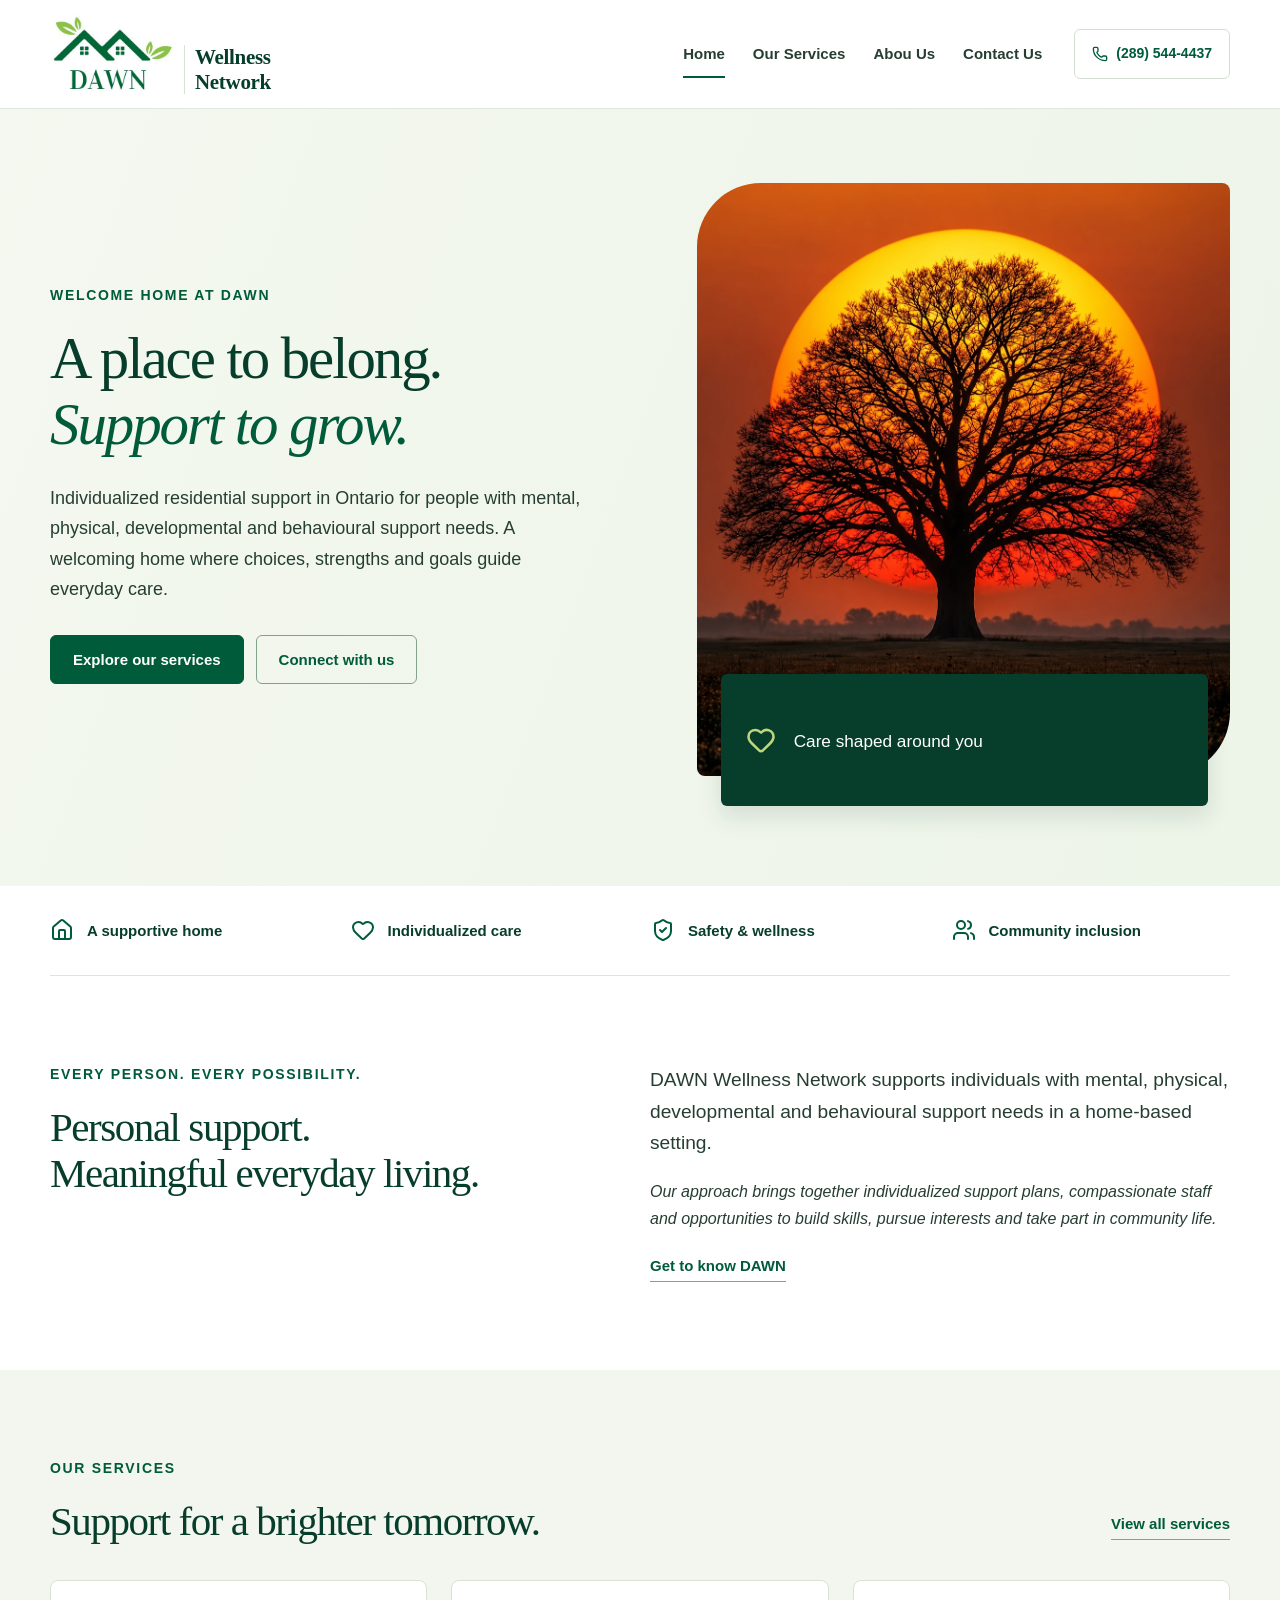
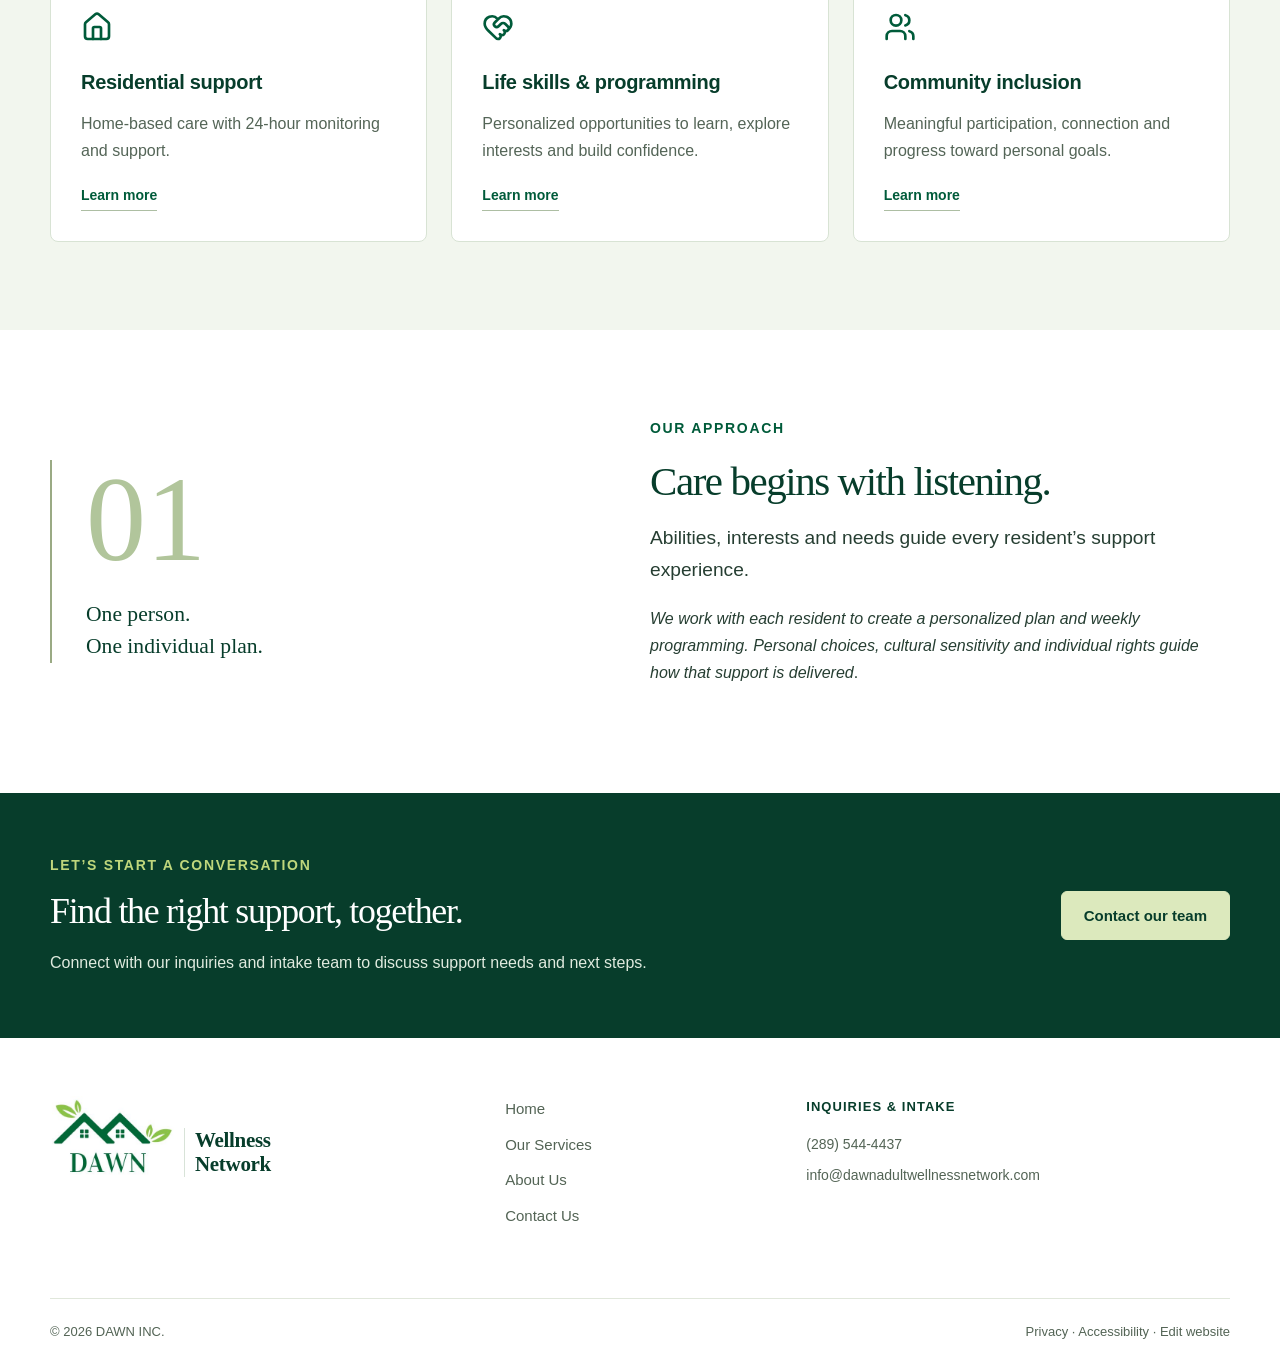
<file: docs/index.html>
<!DOCTYPE html>
<html lang="en"><head><meta charset="utf-8"><meta content="width=device-width, initial-scale=1" name="viewport"><link as="image" href="images/dawn-logo.jpg" rel="preload"><link href="assets/original.css" rel="stylesheet"><link href="assets/enhancements.css" rel="stylesheet"><title>Home | Dawn Wellness Network</title><meta content="Discover individualized, home-based residential support, wellness programming and community inclusion at Dawn Wellness Network in Ontario." name="description"><link href="favicon.svg" rel="shortcut icon"><link href="favicon.svg" rel="icon">
</head><body><a class="skip-link" href="#main-content">Skip to content</a><header class="site-header"><div class="container header-inner"><a aria-label="Dawn Wellness Network home" class="brand" href="index.html"><span class="brand-logo"><img alt="DAWN" height="500" src="images/dawn-logo.jpg" width="500"></span><span class="brand-name">Wellness<br>Network</span></a><nav aria-label="Main navigation" class="desktop-nav"><a aria-current="page" href="index.html">Home</a><a href="our-services.html">Our Services</a><a href="about.html">Abou Us</a><a href="contact-us.html">Contact Us</a></nav><a class="header-phone" href="tel:+12895444437"><svg aria-hidden="true" class="lucide lucide-phone" fill="none" height="16" stroke="currentColor" stroke-linecap="round" stroke-linejoin="round" stroke-width="2" viewBox="0 0 24 24" width="16" xmlns="http://www.w3.org/2000/svg"><path d="M13.832 16.568a1 1 0 0 0 1.213-.303l.355-.465A2 2 0 0 1 17 15h3a2 2 0 0 1 2 2v3a2 2 0 0 1-2 2A18 18 0 0 1 2 4a2 2 0 0 1 2-2h3a2 2 0 0 1 2 2v3a2 2 0 0 1-.8 1.6l-.468.351a1 1 0 0 0-.292 1.233 14 14 0 0 0 6.392 6.384"></path></svg><span>(289) 544-4437</span></a><button aria-controls="mobile-navigation" aria-expanded="false" aria-label="Open navigation" class="inline-flex shrink-0 items-center justify-center gap-2 rounded-md text-sm font-medium whitespace-nowrap transition-all outline-none focus-visible:border-ring focus-visible:ring-[3px] focus-visible:ring-ring/50 disabled:pointer-events-none disabled:opacity-50 aria-invalid:border-destructive aria-invalid:ring-destructive/20 dark:aria-invalid:ring-destructive/40 [&amp;_svg]:pointer-events-none [&amp;_svg]:shrink-0 [&amp;_svg:not([class*='size-'])]:size-4 border bg-background shadow-xs hover:bg-accent hover:text-accent-foreground dark:border-input dark:bg-input/30 dark:hover:bg-input/50 h-9 px-4 py-2 has-[&gt;svg]:px-3 menu-toggle"><svg aria-hidden="true" class="lucide lucide-menu" fill="none" height="24" stroke="currentColor" stroke-linecap="round" stroke-linejoin="round" stroke-width="2" viewBox="0 0 24 24" width="24" xmlns="http://www.w3.org/2000/svg"><path d="M4 5h16"></path><path d="M4 12h16"></path><path d="M4 19h16"></path></svg></button></div><nav aria-label="Mobile navigation" class="mobile-navigation" id="mobile-navigation" hidden=""><a aria-current="page" href="index.html">Home</a><a href="our-services.html">Our Services</a><a href="about.html">About</a><a href="contact-us.html">Contact Us</a></nav></header><main id="main-content"><section class="home-hero"><div class="container hero-grid"><div class="hero-copy"><p class="eyebrow">Welcome home at DAWN</p><h1>A place to belong.<br><em>Support to grow.</em></h1><p class="hero-description">Individualized residential support in Ontario for people with mental, physical, developmental and behavioural support needs. A welcoming home where choices, strengths and goals guide everyday care.</p><div class="button-row"><a class="button" href="our-services.html">Explore our services</a><a class="button button-outline" href="contact-us.html">Connect with us</a></div></div><div class="hero-visual"><img alt="A spreading tree silhouetted against a golden-orange sunset over a quiet field" class="community-image" fetchpriority="high" height="1405" src="images/dawn-sunset-tree.webp" width="1119"><div class="hero-note"><svg aria-hidden="true" class="lucide lucide-heart" fill="none" height="24" stroke="currentColor" stroke-linecap="round" stroke-linejoin="round" stroke-width="2" viewBox="0 0 24 24" width="24" xmlns="http://www.w3.org/2000/svg"><path d="M2 9.5a5.5 5.5 0 0 1 9.591-3.676.56.56 0 0 0 .818 0A5.49 5.49 0 0 1 22 9.5c0 2.29-1.5 4-3 5.5l-5.492 5.313a2 2 0 0 1-3 .019L5 15c-1.5-1.5-3-3.2-3-5.5"></path></svg><div><strong><br>Care shaped around you</strong><span><br></span></div></div></div></div></section><div class="container principles-strip"><div><svg aria-hidden="true" class="lucide lucide-house" fill="none" height="24" stroke="currentColor" stroke-linecap="round" stroke-linejoin="round" stroke-width="2" viewBox="0 0 24 24" width="24" xmlns="http://www.w3.org/2000/svg"><path d="M15 21v-8a1 1 0 0 0-1-1h-4a1 1 0 0 0-1 1v8"></path><path d="M3 10a2 2 0 0 1 .709-1.528l7-6a2 2 0 0 1 2.582 0l7 6A2 2 0 0 1 21 10v9a2 2 0 0 1-2 2H5a2 2 0 0 1-2-2z"></path></svg><span>A supportive home</span></div><div><svg aria-hidden="true" class="lucide lucide-heart" fill="none" height="24" stroke="currentColor" stroke-linecap="round" stroke-linejoin="round" stroke-width="2" viewBox="0 0 24 24" width="24" xmlns="http://www.w3.org/2000/svg"><path d="M2 9.5a5.5 5.5 0 0 1 9.591-3.676.56.56 0 0 0 .818 0A5.49 5.49 0 0 1 22 9.5c0 2.29-1.5 4-3 5.5l-5.492 5.313a2 2 0 0 1-3 .019L5 15c-1.5-1.5-3-3.2-3-5.5"></path></svg><span>Individualized care</span></div><div><svg aria-hidden="true" class="lucide lucide-shield-check" fill="none" height="24" stroke="currentColor" stroke-linecap="round" stroke-linejoin="round" stroke-width="2" viewBox="0 0 24 24" width="24" xmlns="http://www.w3.org/2000/svg"><path d="M20 13c0 5-3.5 7.5-7.66 8.95a1 1 0 0 1-.67-.01C7.5 20.5 4 18 4 13V6a1 1 0 0 1 1-1c2 0 4.5-1.2 6.24-2.72a1.17 1.17 0 0 1 1.52 0C14.51 3.81 17 5 19 5a1 1 0 0 1 1 1z"></path><path d="m9 12 2 2 4-4"></path></svg><span>Safety &amp; wellness</span></div><div><svg aria-hidden="true" class="lucide lucide-users" fill="none" height="24" stroke="currentColor" stroke-linecap="round" stroke-linejoin="round" stroke-width="2" viewBox="0 0 24 24" width="24" xmlns="http://www.w3.org/2000/svg"><path d="M16 21v-2a4 4 0 0 0-4-4H6a4 4 0 0 0-4 4v2"></path><path d="M16 3.128a4 4 0 0 1 0 7.744"></path><path d="M22 21v-2a4 4 0 0 0-3-3.87"></path><circle cx="9" cy="7" r="4"></circle></svg><span>Community inclusion</span></div></div><section class="section container intro-grid"><div><p class="eyebrow">Every person. Every possibility.</p><h2>Personal support.<br>Meaningful everyday living.</h2></div><div><p class="lead">DAWN Wellness Network supports individuals with mental, physical, developmental and behavioural support needs in a home-based setting.</p><p><span style="font-style: italic;">Our approach brings together individualized support plans, compassionate staff and opportunities to build skills, pursue interests and take part in community life.</span></p><a class="text-link" href="about.html">Get to know DAWN</a></div></section><section class="section service-preview"><div class="container"><div class="section-heading"><div><p class="eyebrow">Our services</p><h2>Support for a brighter tomorrow.</h2></div><a class="text-link" href="our-services.html">View all services</a></div><div class="service-grid"><a class="service-card" href="our-services.html#residential-support"><svg aria-hidden="true" class="lucide lucide-house" fill="none" height="24" stroke="currentColor" stroke-linecap="round" stroke-linejoin="round" stroke-width="2" viewBox="0 0 24 24" width="24" xmlns="http://www.w3.org/2000/svg"><path d="M15 21v-8a1 1 0 0 0-1-1h-4a1 1 0 0 0-1 1v8"></path><path d="M3 10a2 2 0 0 1 .709-1.528l7-6a2 2 0 0 1 2.582 0l7 6A2 2 0 0 1 21 10v9a2 2 0 0 1-2 2H5a2 2 0 0 1-2-2z"></path></svg><h3>Residential support</h3><p>Home-based care with 24-hour monitoring and support.</p><span class="card-link">Learn more</span></a><a class="service-card" href="our-services.html#life-skills"><svg aria-hidden="true" class="lucide lucide-heart-handshake" fill="none" height="24" stroke="currentColor" stroke-linecap="round" stroke-linejoin="round" stroke-width="2" viewBox="0 0 24 24" width="24" xmlns="http://www.w3.org/2000/svg"><path d="M19.414 14.414C21 12.828 22 11.5 22 9.5a5.5 5.5 0 0 0-9.591-3.676.6.6 0 0 1-.818.001A5.5 5.5 0 0 0 2 9.5c0 2.3 1.5 4 3 5.5l5.535 5.362a2 2 0 0 0 2.879.052 2.12 2.12 0 0 0-.004-3 2.124 2.124 0 1 0 3-3 2.124 2.124 0 0 0 3.004 0 2 2 0 0 0 0-2.828l-1.881-1.882a2.41 2.41 0 0 0-3.409 0l-1.71 1.71a2 2 0 0 1-2.828 0 2 2 0 0 1 0-2.828l2.823-2.762"></path></svg><h3>Life skills &amp; programming</h3><p>Personalized opportunities to learn, explore interests and build confidence.</p><span class="card-link">Learn more</span></a><a class="service-card" href="our-services.html#community-inclusion"><svg aria-hidden="true" class="lucide lucide-users" fill="none" height="24" stroke="currentColor" stroke-linecap="round" stroke-linejoin="round" stroke-width="2" viewBox="0 0 24 24" width="24" xmlns="http://www.w3.org/2000/svg"><path d="M16 21v-2a4 4 0 0 0-4-4H6a4 4 0 0 0-4 4v2"></path><path d="M16 3.128a4 4 0 0 1 0 7.744"></path><path d="M22 21v-2a4 4 0 0 0-3-3.87"></path><circle cx="9" cy="7" r="4"></circle></svg><h3>Community inclusion</h3><p>Meaningful participation, connection and progress toward personal goals.</p><span class="card-link">Learn more</span></a></div></div></section><section class="section container approach-grid"><div class="approach-number">01<span>One person.<br>One individual plan.</span></div><div><p class="eyebrow">Our approach</p><h2>Care begins with listening.</h2><p class="lead">Abilities, interests and needs guide every resident’s support experience.</p><p><span style="font-style: italic;">We work with each resident to create a personalized plan and weekly programming. Personal choices, cultural sensitivity and individual rights guide how that support is delivered</span>.</p></div></section><section class="cta-section"><div class="container cta-inner"><div><p class="eyebrow">Let’s start a conversation</p><h2>Find the right support, together.</h2><p>Connect with our inquiries and intake team to discuss support needs and next steps.</p></div><a class="button button-light" href="contact-us.html">Contact our team</a></div></section></main><footer class="site-footer"><div class="container footer-main"><div class="footer-brand"><a aria-label="Dawn Wellness Network home" class="brand" href="index.html"><span class="brand-logo"><img alt="DAWN" height="500" src="images/dawn-logo.jpg" width="500"></span><span class="brand-name">Wellness<br>Network</span></a><p><br></p></div><nav aria-label="Footer navigation"><a href="index.html">Home</a><a href="our-services.html">Our Services</a><a href="about.html">About Us</a><a href="contact-us.html">Contact Us</a></nav><div class="footer-contact"><span>Inquiries &amp; intake</span><a href="tel:+12895444437">(289) 544-4437</a><a href="mailto:info@dawnadultwellnessnetwork.com">info@dawnadultwellnessnetwork.com</a></div></div><div class="container footer-bottom"><span>© <!-- -->2026<!-- --> DAWN INC.</span><span><a href="privacy.html">Privacy</a> · <a href="accessibility.html">Accessibility</a> · <a href="editor/">Edit website</a></span></div></footer><script defer="" src="assets/site.js"></script></body></html>
</file>
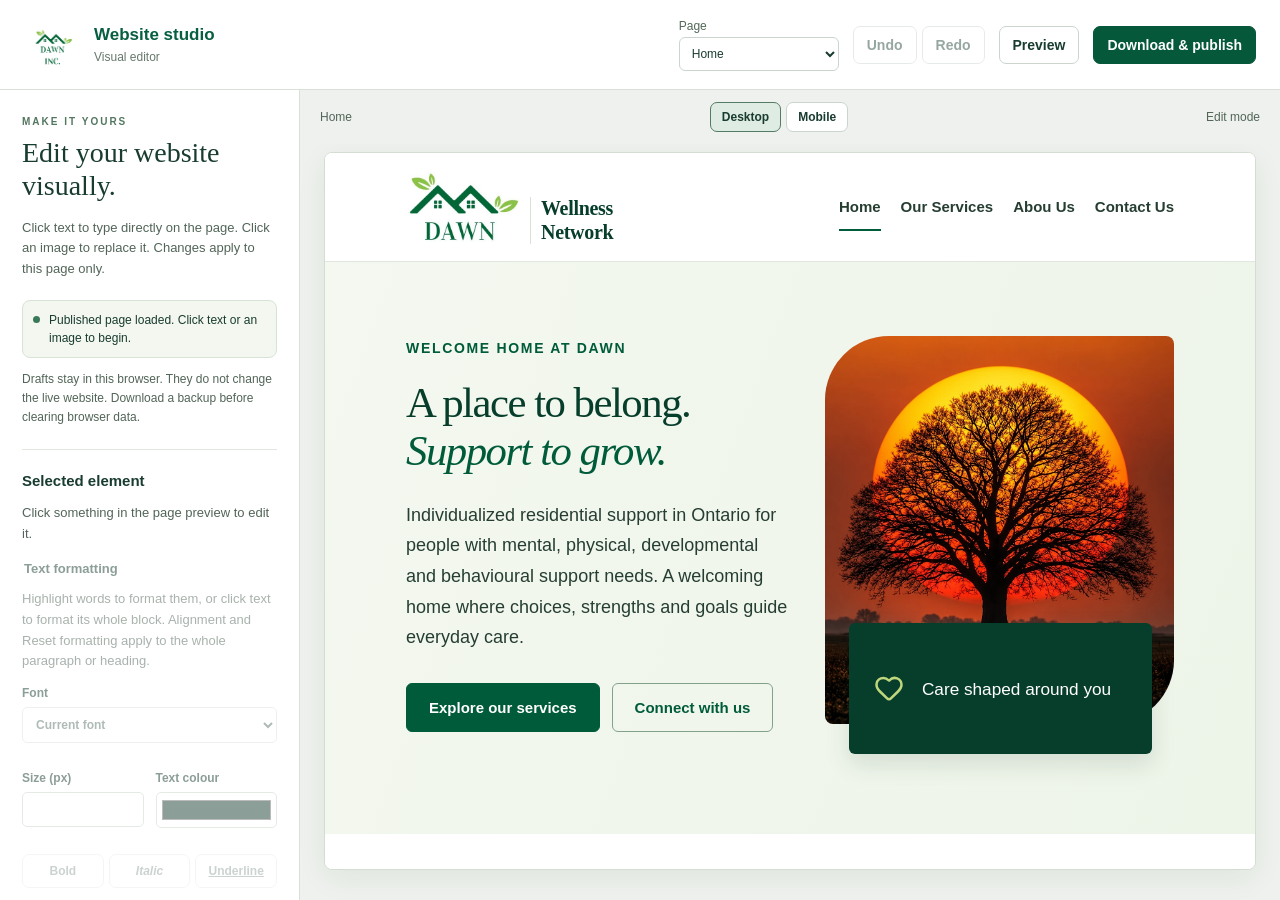
<file: docs/editor/index.html>
<!doctype html>
<html lang="en">
<head>
  <meta charset="utf-8">
  <meta name="viewport" content="width=device-width, initial-scale=1">
  <meta name="robots" content="noindex, nofollow">
  <title>Visual editor | Dawn Wellness Network</title>
  <link rel="icon" href="../favicon.svg">
  <link rel="stylesheet" href="editor.css">
  <script src="editor.js" defer></script>
</head>
<body>
  <header class="toolbar">
    <a class="editor-brand" href="../index.html"><img src="../images/dawn-logo.jpg" alt="DAWN"><span>Website studio<small>Visual editor</small></span></a>
    <label class="page-picker">Page<select id="page"><option value="index.html">Home</option><option value="our-services.html">Our Services</option><option value="about.html">About</option><option value="contact-us.html">Contact Us</option><option value="privacy.html">Privacy</option><option value="accessibility.html">Accessibility</option></select></label>
    <div class="history" aria-label="Edit history"><button id="undo" disabled>Undo</button><button id="redo" disabled>Redo</button></div>
    <button id="preview" aria-pressed="false">Preview</button>
    <button id="publish" class="primary">Download &amp; publish</button>
  </header>
  <div class="workspace">
    <aside class="inspector" aria-label="Page and element settings">
      <p class="eyebrow">Make it yours</p><h1>Edit your website visually.</h1>
      <p class="hint">Click text to type directly on the page. Click an image to replace it. Changes apply to this page only.</p>
      <div class="status-box"><span class="status-dot" aria-hidden="true"></span><p id="status" role="status">Loading page…</p></div>
      <p class="draft-note">Drafts stay in this browser. They do not change the live website. Download a backup before clearing browser data.</p>
      <section class="settings-group"><h2>Selected element</h2><p id="selection-label" class="hint">Click something in the page preview to edit it.</p>
        <fieldset id="text-format" disabled>
          <legend>Text formatting</legend>
          <p class="hint">Highlight words to format them, or click text to format its whole block. Alignment and Reset formatting apply to the whole paragraph or heading.</p>
          <label>Font<select id="font-family"><option value="">Current font</option><option value="Arial, sans-serif">Arial</option><option value="Georgia, serif">Georgia</option><option value="Verdana, sans-serif">Verdana</option><option value="Tahoma, sans-serif">Tahoma</option><option value="'Trebuchet MS', sans-serif">Trebuchet MS</option><option value="'Times New Roman', serif">Times New Roman</option><option value="'Courier New', monospace">Courier New</option></select></label>
          <div class="format-row"><label>Size (px)<input id="font-size" type="number" min="8" max="120" step="1"></label><label>Text colour<input id="font-colour" type="color" value="#193c30"></label></div>
          <div class="format-buttons" role="group" aria-label="Text style"><button id="format-bold" type="button" aria-pressed="false"><strong>Bold</strong></button><button id="format-italic" type="button" aria-pressed="false"><em>Italic</em></button><button id="format-underline" type="button" aria-pressed="false"><u>Underline</u></button></div>
          <div class="format-buttons" role="group" aria-label="Text alignment"><button id="align-left" type="button" aria-pressed="false">Left</button><button id="align-center" type="button" aria-pressed="false">Centre</button><button id="align-right" type="button" aria-pressed="false">Right</button></div>
          <button id="clear-format" type="button">Reset formatting</button>
        </fieldset>
        <div id="image-settings" hidden>
          <label>Image description<input id="image-alt" type="text" maxlength="500"></label>
          <label>Image URL<input id="image-url" type="url" placeholder="https://…"></label><button id="apply-image">Use image URL</button>
          <label class="file-label">Or upload an image<input id="image-file" type="file" accept="image/jpeg,image/png,image/webp,image/gif"></label><p class="hint">JPG, PNG, WebP or GIF, up to 2 MB. Uploaded images are included in the downloaded HTML.</p>
        </div>
        <div id="link-settings" hidden><label>Link destination<input id="link-url" type="text"></label><button id="apply-link">Update link</button><p class="hint">Use a page name, #section, https://, mailto: or tel: link.</p></div>
      </section>
      <details class="settings-group"><summary>Page title &amp; description</summary><label>Browser title<input id="page-title" type="text" maxlength="160"></label><label>Search description<textarea id="page-description" rows="4" maxlength="500"></textarea></label></details>
      <button id="reset" class="reset">Discard this page’s local draft</button>
    </aside>
    <main class="canvas-area" aria-label="Visual page editor">
      <div class="canvas-toolbar"><span id="page-label">Home</span><div class="viewports" aria-label="Preview width"><button id="desktop" aria-pressed="true">Desktop</button><button id="mobile" aria-pressed="false">Mobile</button></div><span id="mode-label">Edit mode</span></div>
      <div class="canvas-scroll"><div id="frame-wrap"><iframe id="canvas" title="Editable website preview" sandbox="allow-same-origin"></iframe></div></div>
    </main>
  </div>
  <dialog id="publish-dialog" aria-labelledby="publish-title">
    <button class="dialog-close" id="close-dialog" aria-label="Close publishing instructions">×</button><p class="eyebrow">Your next step</p><h2 id="publish-title">Bring your changes online.</h2>
    <p>This editor saves local drafts. It has no access to your GitHub account and cannot publish directly.</p>
    <div class="download-actions"><button id="download-page" class="primary">Download this page</button><button id="download-site">Download website ZIP</button></div>
    <ol><li>Download the updated page above, or the ZIP to back up all pages and assets.</li><li>Open <a href="https://github.com/rasheedsa/Dawn-Inc/upload/main/docs" target="_blank" rel="noopener noreferrer">the website’s GitHub upload page</a> and sign in.</li><li>Upload the downloaded HTML file into <strong>docs</strong>, keeping its filename. For a ZIP, extract it first; the files inside <strong>docs/</strong> belong in the repository’s <strong>docs/</strong> folder.</li><li>Commit your changes to <strong>main</strong>. If Pages uses <strong>main /docs</strong>, GitHub deploys them automatically. Check <a href="https://github.com/rasheedsa/Dawn-Inc/settings/pages" target="_blank" rel="noopener noreferrer">Pages settings</a> for the deployment status.</li></ol>
    <p class="hint">Review every changed page before publishing. Header and footer edits affect only the page you edited. The ZIP includes drafts saved on this browser for the other pages.</p><p id="download-status" role="status"></p>
  </dialog>
  <noscript>This visual editor needs JavaScript enabled. The public website remains available from the DAWN logo link.</noscript>
</body>
</html>
</file>
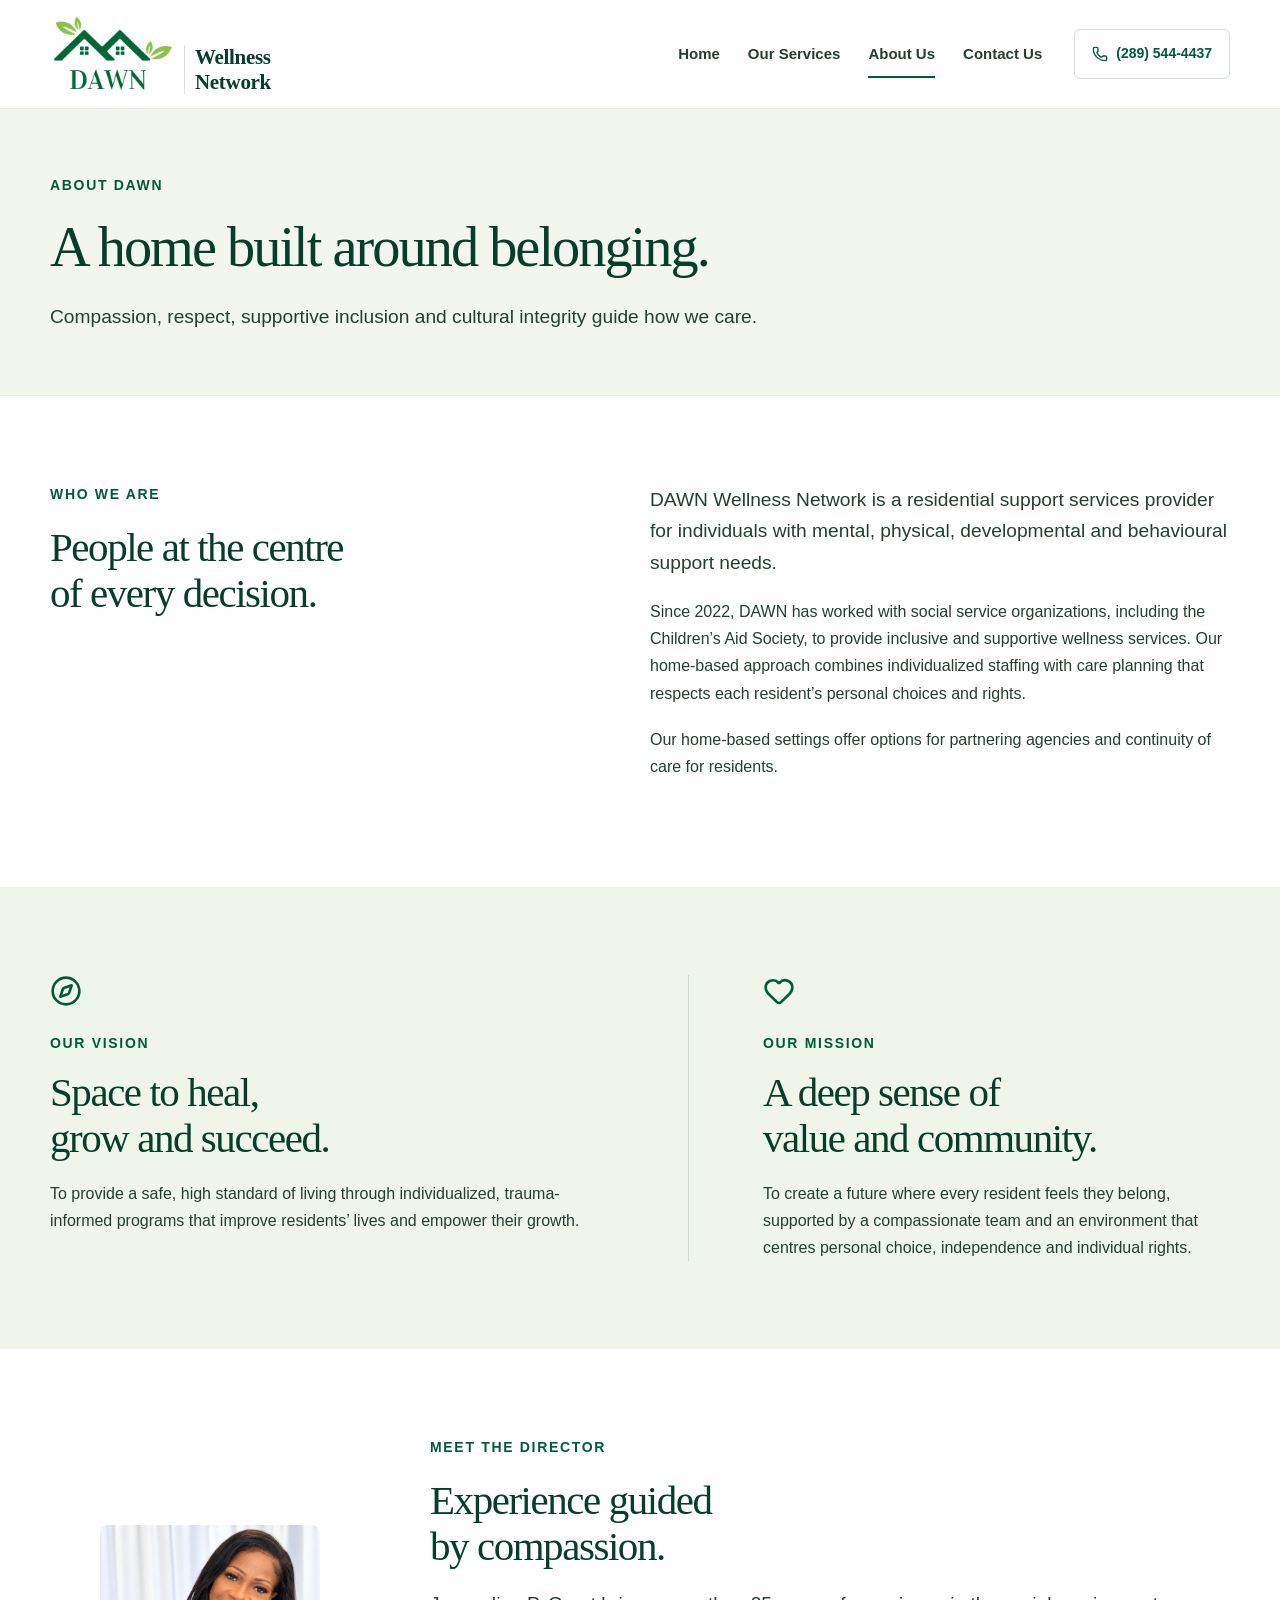
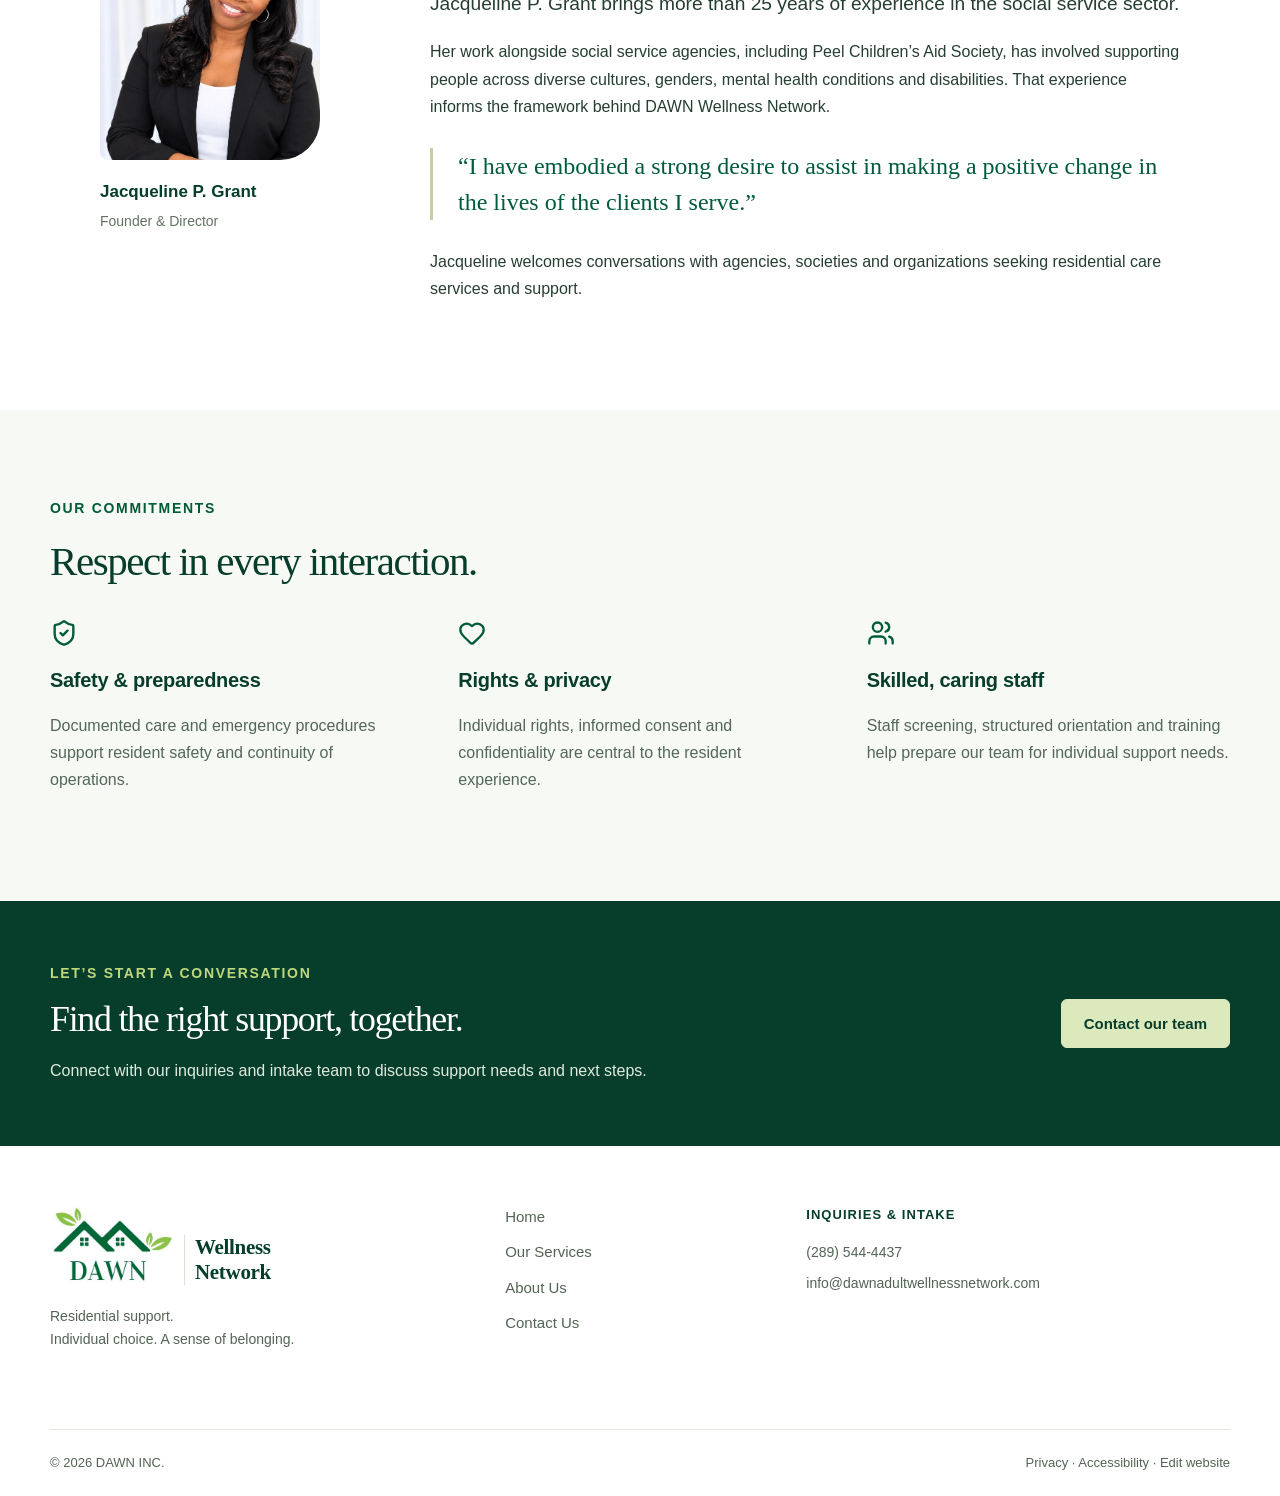
<file: docs/about.html>
<!DOCTYPE html>
<html lang="en"><head><meta charset="utf-8"><meta content="width=device-width, initial-scale=1" name="viewport"><link as="image" href="images/dawn-logo.jpg" rel="preload"><link href="assets/original.css" rel="stylesheet"><link href="assets/enhancements.css" rel="stylesheet"><title>About | Dawn Wellness Network</title><meta content="Meet Founder and Director Jacqueline P. Grant and learn about DAWN’s mission, vision and commitment to inclusive, individualized residential support in Ontario." name="description"><link href="favicon.svg" rel="shortcut icon"><link href="favicon.svg" rel="icon">
</head><body><a class="skip-link" href="#main-content">Skip to content</a><header class="site-header"><div class="container header-inner"><a aria-label="Dawn Wellness Network home" class="brand" href="index.html"><span class="brand-logo"><img alt="DAWN" height="500" src="images/dawn-logo.jpg" width="500"></span><span class="brand-name">Wellness<br>Network</span></a><nav aria-label="Main navigation" class="desktop-nav"><a href="index.html">Home</a><a href="our-services.html">Our Services</a><a aria-current="page" href="about.html">About Us</a><a href="contact-us.html">Contact Us</a></nav><a class="header-phone" href="tel:+12895444437"><svg aria-hidden="true" class="lucide lucide-phone" fill="none" height="16" stroke="currentColor" stroke-linecap="round" stroke-linejoin="round" stroke-width="2" viewBox="0 0 24 24" width="16" xmlns="http://www.w3.org/2000/svg"><path d="M13.832 16.568a1 1 0 0 0 1.213-.303l.355-.465A2 2 0 0 1 17 15h3a2 2 0 0 1 2 2v3a2 2 0 0 1-2 2A18 18 0 0 1 2 4a2 2 0 0 1 2-2h3a2 2 0 0 1 2 2v3a2 2 0 0 1-.8 1.6l-.468.351a1 1 0 0 0-.292 1.233 14 14 0 0 0 6.392 6.384"></path></svg><span>(289) 544-4437</span></a><button aria-controls="mobile-navigation" aria-expanded="false" aria-label="Open navigation" class="inline-flex shrink-0 items-center justify-center gap-2 rounded-md text-sm font-medium whitespace-nowrap transition-all outline-none focus-visible:border-ring focus-visible:ring-[3px] focus-visible:ring-ring/50 disabled:pointer-events-none disabled:opacity-50 aria-invalid:border-destructive aria-invalid:ring-destructive/20 dark:aria-invalid:ring-destructive/40 [&amp;_svg]:pointer-events-none [&amp;_svg]:shrink-0 [&amp;_svg:not([class*='size-'])]:size-4 border bg-background shadow-xs hover:bg-accent hover:text-accent-foreground dark:border-input dark:bg-input/30 dark:hover:bg-input/50 h-9 px-4 py-2 has-[&gt;svg]:px-3 menu-toggle"><svg aria-hidden="true" class="lucide lucide-menu" fill="none" height="24" stroke="currentColor" stroke-linecap="round" stroke-linejoin="round" stroke-width="2" viewBox="0 0 24 24" width="24" xmlns="http://www.w3.org/2000/svg"><path d="M4 5h16"></path><path d="M4 12h16"></path><path d="M4 19h16"></path></svg></button></div><nav aria-label="Mobile navigation" class="mobile-navigation" hidden="" id="mobile-navigation"><a href="index.html">Home</a><a href="our-services.html">Our Services</a><a aria-current="page" href="about.html">About</a><a href="contact-us.html">Contact Us</a></nav></header><main id="main-content"><section class="page-intro"><div class="container"><p class="eyebrow">About DAWN</p><h1>A home built around belonging.</h1><p class="lead">Compassion, respect, supportive inclusion and cultural integrity guide how we care.</p></div></section><section class="section container intro-grid"><div><p class="eyebrow">Who we are</p><h2>People at the centre<br>of every decision.</h2></div><div><p class="lead">DAWN Wellness Network is a residential support services provider for individuals with mental, physical, developmental and behavioural support needs.</p><p>Since 2022, DAWN has worked with social service organizations, including the Children’s Aid Society, to provide inclusive and supportive wellness services. Our home-based approach combines individualized staffing with care planning that respects each resident’s personal choices and rights.</p><p>Our home-based settings offer options for partnering agencies and continuity of care for residents.</p></div></section><section class="values-section section"><div class="container values-grid"><article><svg aria-hidden="true" class="lucide lucide-compass" fill="none" height="24" stroke="currentColor" stroke-linecap="round" stroke-linejoin="round" stroke-width="2" viewBox="0 0 24 24" width="24" xmlns="http://www.w3.org/2000/svg"><circle cx="12" cy="12" r="10"></circle><path d="m16.24 7.76-1.804 5.411a2 2 0 0 1-1.265 1.265L7.76 16.24l1.804-5.411a2 2 0 0 1 1.265-1.265z"></path></svg><p class="eyebrow">Our vision</p><h2>Space to heal,<br>grow and succeed.</h2><p>To provide a safe, high standard of living through individualized, trauma-informed programs that improve residents’ lives and empower their growth.</p></article><article><svg aria-hidden="true" class="lucide lucide-heart" fill="none" height="24" stroke="currentColor" stroke-linecap="round" stroke-linejoin="round" stroke-width="2" viewBox="0 0 24 24" width="24" xmlns="http://www.w3.org/2000/svg"><path d="M2 9.5a5.5 5.5 0 0 1 9.591-3.676.56.56 0 0 0 .818 0A5.49 5.49 0 0 1 22 9.5c0 2.29-1.5 4-3 5.5l-5.492 5.313a2 2 0 0 1-3 .019L5 15c-1.5-1.5-3-3.2-3-5.5"></path></svg><p class="eyebrow">Our mission</p><h2>A deep sense of<br>value and community.</h2><p>To create a future where every resident feels they belong, supported by a compassionate team and an environment that centres personal choice, independence and individual rights.</p></article></div></section><section class="section container director-section"><div class="director-photo"><img alt="Jacqueline P. Grant, Founder and Director of Dawn Wellness Network" height="1295" loading="lazy" src="images/jacqueline-grant-portrait.webp" width="1214"><span>Jacqueline P. Grant</span><small>Founder &amp; Director</small></div><div><p class="eyebrow">Meet the Director</p><h2>Experience guided<br>by compassion.</h2><p class="lead">Jacqueline P. Grant brings more than 25 years of experience in the social service sector.</p><p>Her work alongside social service agencies, including Peel Children’s Aid Society, has involved supporting people across diverse cultures, genders, mental health conditions and disabilities. That experience informs the framework behind DAWN Wellness Network.</p><blockquote>“I have embodied a strong desire to assist in making a positive change in the lives of the clients I serve.”</blockquote><p>Jacqueline welcomes conversations with agencies, societies and organizations seeking residential care services and support.</p></div></section><section class="section commitment-section"><div class="container"><p class="eyebrow">Our commitments</p><h2>Respect in every interaction.</h2><div class="commitment-grid"><article><svg aria-hidden="true" class="lucide lucide-shield-check" fill="none" height="24" stroke="currentColor" stroke-linecap="round" stroke-linejoin="round" stroke-width="2" viewBox="0 0 24 24" width="24" xmlns="http://www.w3.org/2000/svg"><path d="M20 13c0 5-3.5 7.5-7.66 8.95a1 1 0 0 1-.67-.01C7.5 20.5 4 18 4 13V6a1 1 0 0 1 1-1c2 0 4.5-1.2 6.24-2.72a1.17 1.17 0 0 1 1.52 0C14.51 3.81 17 5 19 5a1 1 0 0 1 1 1z"></path><path d="m9 12 2 2 4-4"></path></svg><h3>Safety &amp; preparedness</h3><p>Documented care and emergency procedures support resident safety and continuity of operations.</p></article><article><svg aria-hidden="true" class="lucide lucide-heart" fill="none" height="24" stroke="currentColor" stroke-linecap="round" stroke-linejoin="round" stroke-width="2" viewBox="0 0 24 24" width="24" xmlns="http://www.w3.org/2000/svg"><path d="M2 9.5a5.5 5.5 0 0 1 9.591-3.676.56.56 0 0 0 .818 0A5.49 5.49 0 0 1 22 9.5c0 2.29-1.5 4-3 5.5l-5.492 5.313a2 2 0 0 1-3 .019L5 15c-1.5-1.5-3-3.2-3-5.5"></path></svg><h3>Rights &amp; privacy</h3><p>Individual rights, informed consent and confidentiality are central to the resident experience.</p></article><article><svg aria-hidden="true" class="lucide lucide-users" fill="none" height="24" stroke="currentColor" stroke-linecap="round" stroke-linejoin="round" stroke-width="2" viewBox="0 0 24 24" width="24" xmlns="http://www.w3.org/2000/svg"><path d="M16 21v-2a4 4 0 0 0-4-4H6a4 4 0 0 0-4 4v2"></path><path d="M16 3.128a4 4 0 0 1 0 7.744"></path><path d="M22 21v-2a4 4 0 0 0-3-3.87"></path><circle cx="9" cy="7" r="4"></circle></svg><h3>Skilled, caring staff</h3><p>Staff screening, structured orientation and training help prepare our team for individual support needs.</p></article></div></div></section><section class="cta-section"><div class="container cta-inner"><div><p class="eyebrow">Let’s start a conversation</p><h2>Find the right support, together.</h2><p>Connect with our inquiries and intake team to discuss support needs and next steps.</p></div><a class="button button-light" href="contact-us.html">Contact our team</a></div></section></main><footer class="site-footer"><div class="container footer-main"><div class="footer-brand"><a aria-label="Dawn Wellness Network home" class="brand" href="index.html"><span class="brand-logo"><img alt="DAWN" height="500" src="images/dawn-logo.jpg" width="500"></span><span class="brand-name">Wellness<br>Network</span></a><p>Residential support.<br>Individual choice. A sense of belonging.</p></div><nav aria-label="Footer navigation"><a href="index.html">Home</a><a href="our-services.html">Our Services</a><a href="about.html">About Us</a><a href="contact-us.html">Contact Us</a></nav><div class="footer-contact"><span>Inquiries &amp; intake</span><a href="tel:+12895444437">(289) 544-4437</a><a href="mailto:info@dawnadultwellnessnetwork.com">info@dawnadultwellnessnetwork.com</a></div></div><div class="container footer-bottom"><span>© <!-- -->2026<!-- --> DAWN INC.</span><span><a href="privacy.html">Privacy</a> · <a href="accessibility.html">Accessibility</a> · <a href="editor/">Edit website</a></span></div></footer><script defer="" src="assets/site.js"></script></body></html>
</file>
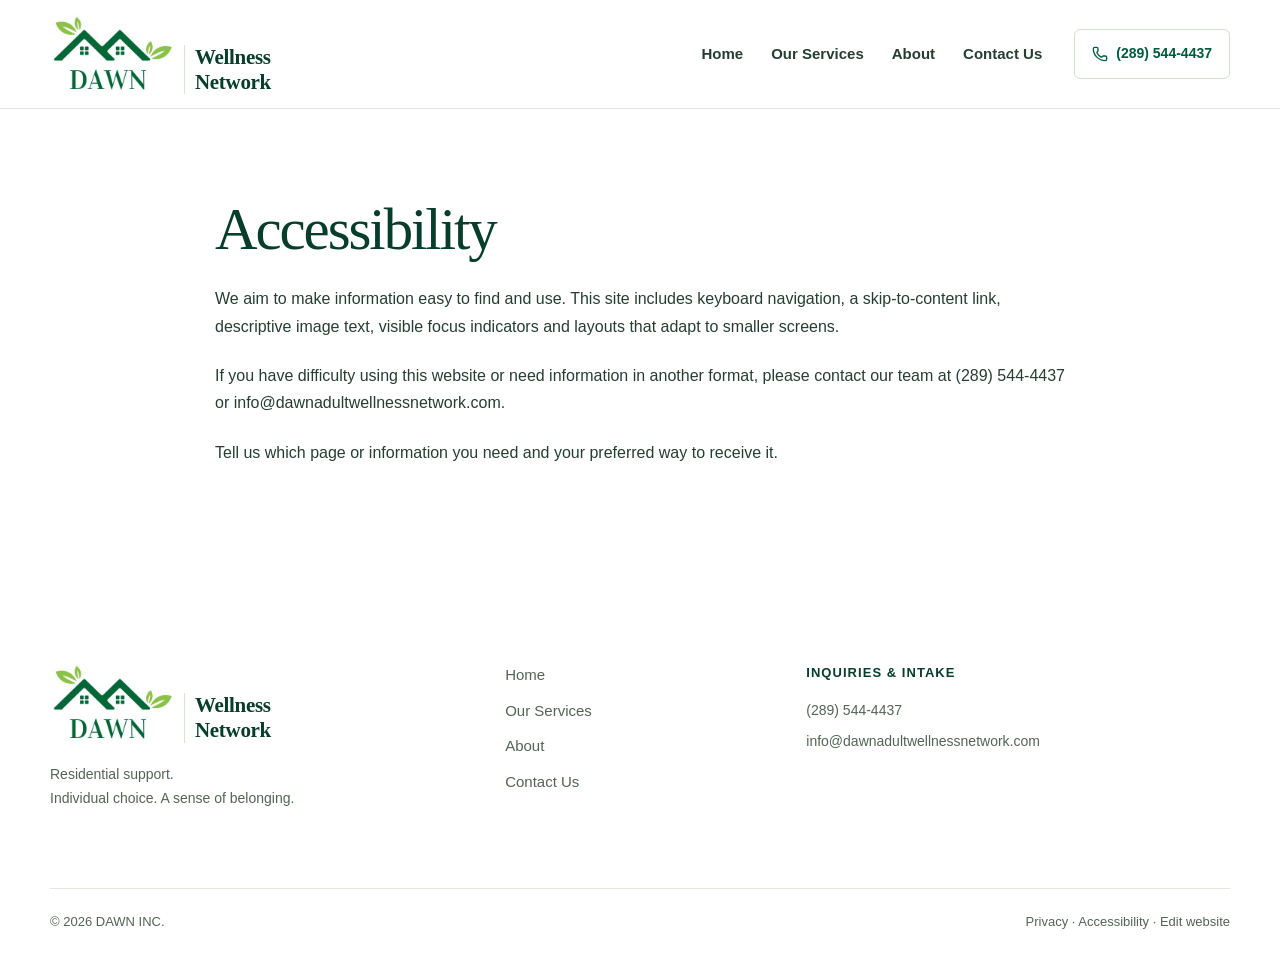
<file: docs/accessibility.html>
<!DOCTYPE html>

<html lang="en"><head><meta charset="utf-8"/><meta content="width=device-width, initial-scale=1" name="viewport"/><link as="image" href="images/dawn-logo.jpg" rel="preload"/><link href="assets/original.css" rel="stylesheet"/><link href="assets/enhancements.css" rel="stylesheet"/><title>Accessibility | Dawn Wellness Network</title><meta content="Accessibility information for the Dawn Wellness Network website." name="description"/><link href="favicon.svg" rel="shortcut icon"/><link href="favicon.svg" rel="icon"/>
</head><body><a class="skip-link" href="#main-content">Skip to content</a><header class="site-header"><div class="container header-inner"><a aria-label="Dawn Wellness Network home" class="brand" href="index.html"><span class="brand-logo"><img alt="DAWN" height="500" src="images/dawn-logo.jpg" width="500"/></span><span class="brand-name">Wellness<br/>Network</span></a><nav aria-label="Main navigation" class="desktop-nav"><a href="index.html">Home</a><a href="our-services.html">Our Services</a><a href="about.html">About</a><a href="contact-us.html">Contact Us</a></nav><a class="header-phone" href="tel:+12895444437"><svg aria-hidden="true" class="lucide lucide-phone" fill="none" height="16" stroke="currentColor" stroke-linecap="round" stroke-linejoin="round" stroke-width="2" viewbox="0 0 24 24" width="16" xmlns="http://www.w3.org/2000/svg"><path d="M13.832 16.568a1 1 0 0 0 1.213-.303l.355-.465A2 2 0 0 1 17 15h3a2 2 0 0 1 2 2v3a2 2 0 0 1-2 2A18 18 0 0 1 2 4a2 2 0 0 1 2-2h3a2 2 0 0 1 2 2v3a2 2 0 0 1-.8 1.6l-.468.351a1 1 0 0 0-.292 1.233 14 14 0 0 0 6.392 6.384"></path></svg><span>(289) 544-4437</span></a><button aria-controls="mobile-navigation" aria-expanded="false" aria-label="Open navigation" class="inline-flex shrink-0 items-center justify-center gap-2 rounded-md text-sm font-medium whitespace-nowrap transition-all outline-none focus-visible:border-ring focus-visible:ring-[3px] focus-visible:ring-ring/50 disabled:pointer-events-none disabled:opacity-50 aria-invalid:border-destructive aria-invalid:ring-destructive/20 dark:aria-invalid:ring-destructive/40 [&amp;_svg]:pointer-events-none [&amp;_svg]:shrink-0 [&amp;_svg:not([class*='size-'])]:size-4 border bg-background shadow-xs hover:bg-accent hover:text-accent-foreground dark:border-input dark:bg-input/30 dark:hover:bg-input/50 h-9 px-4 py-2 has-[&gt;svg]:px-3 menu-toggle"><svg aria-hidden="true" class="lucide lucide-menu" fill="none" height="24" stroke="currentColor" stroke-linecap="round" stroke-linejoin="round" stroke-width="2" viewbox="0 0 24 24" width="24" xmlns="http://www.w3.org/2000/svg"><path d="M4 5h16"></path><path d="M4 12h16"></path><path d="M4 19h16"></path></svg></button></div><nav aria-label="Mobile navigation" class="mobile-navigation" hidden="" id="mobile-navigation"><a href="index.html">Home</a><a href="our-services.html">Our Services</a><a href="about.html">About</a><a href="contact-us.html">Contact Us</a></nav></header><main id="main-content"><section class="section container policy-page"><h1>Accessibility</h1><p>We aim to make information easy to find and use. This site includes keyboard navigation, a skip-to-content link, descriptive image text, visible focus indicators and layouts that adapt to smaller screens.</p><p>If you have difficulty using this website or need information in another format, please contact our team at <a href="tel:+12895444437">(289) 544-4437</a> or <a href="mailto:info@dawnadultwellnessnetwork.com">info@dawnadultwellnessnetwork.com</a>.</p><p>Tell us which page or information you need and your preferred way to receive it.</p></section></main><footer class="site-footer"><div class="container footer-main"><div class="footer-brand"><a aria-label="Dawn Wellness Network home" class="brand" href="index.html"><span class="brand-logo"><img alt="DAWN" height="500" src="images/dawn-logo.jpg" width="500"/></span><span class="brand-name">Wellness<br/>Network</span></a><p>Residential support.<br/>Individual choice. A sense of belonging.</p></div><nav aria-label="Footer navigation"><a href="index.html">Home</a><a href="our-services.html">Our Services</a><a href="about.html">About</a><a href="contact-us.html">Contact Us</a></nav><div class="footer-contact"><span>Inquiries &amp; intake</span><a href="tel:+12895444437">(289) 544-4437</a><a href="mailto:info@dawnadultwellnessnetwork.com">info@dawnadultwellnessnetwork.com</a></div></div><div class="container footer-bottom"><span>© <!-- -->2026<!-- --> DAWN INC.</span><span><a href="privacy.html">Privacy</a> · <a href="accessibility.html">Accessibility</a> · <a href="editor/">Edit website</a></span></div></footer><script defer="" src="assets/site.js"></script></body></html>
</file>
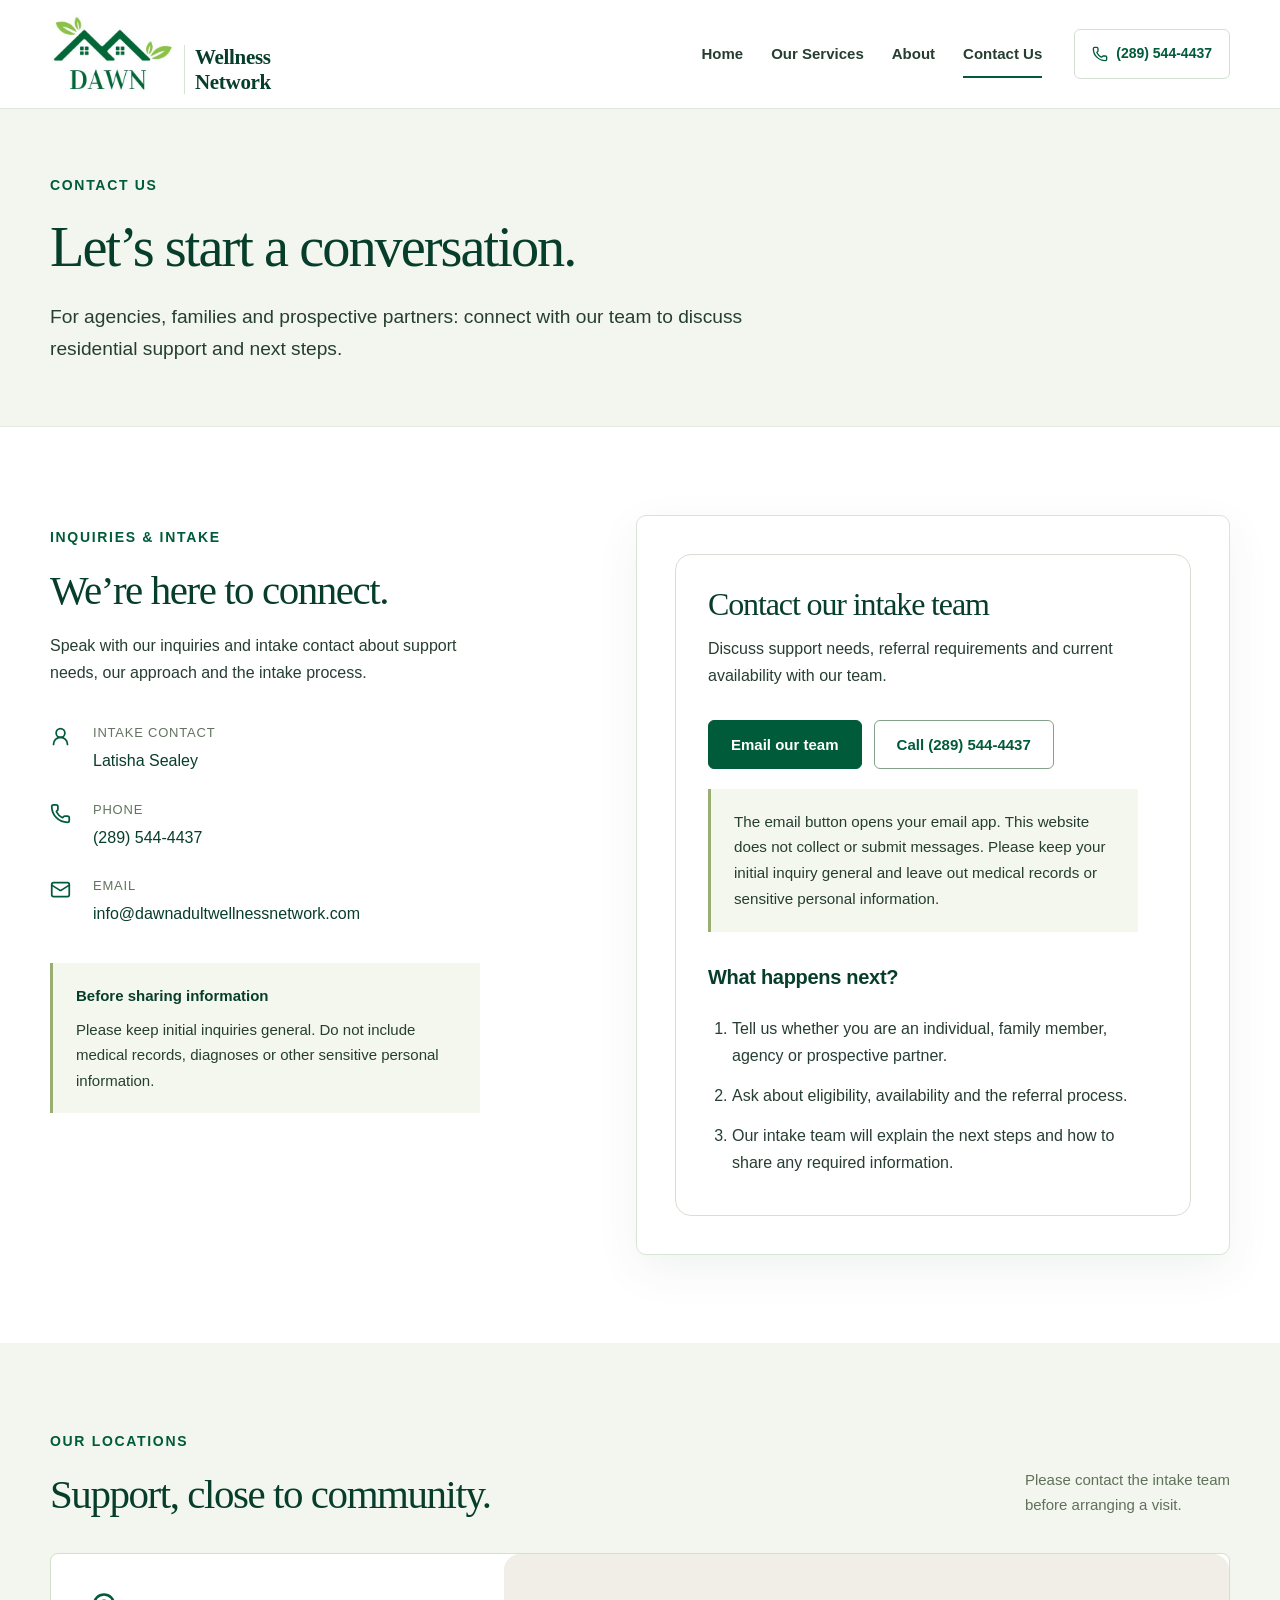
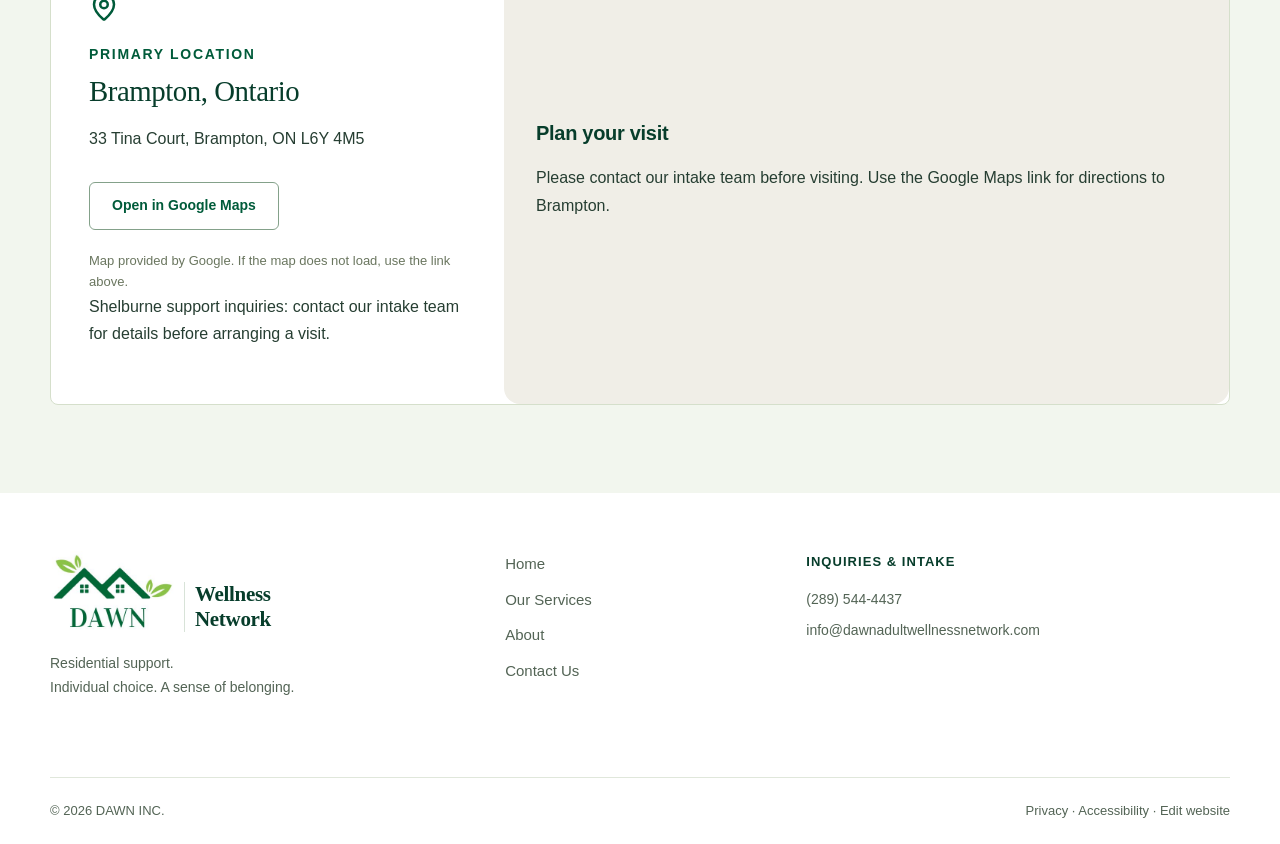
<file: docs/contact-us.html>
<!DOCTYPE html>
<html lang="en"><head><meta charset="utf-8"/><meta content="width=device-width, initial-scale=1" name="viewport"/><link as="image" href="images/dawn-logo.jpg" rel="preload"/><link href="assets/original.css" rel="stylesheet"/><link href="assets/enhancements.css" rel="stylesheet"/><title>Contact Us | Dawn Wellness Network</title><meta content="Connect with DAWN’s inquiries and intake team, contact Latisha Sealey, and find our locations." name="description"/><link href="favicon.svg" rel="shortcut icon"/><link href="favicon.svg" rel="icon"/>
</head><body><a class="skip-link" href="#main-content">Skip to content</a><header class="site-header"><div class="container header-inner"><a aria-label="Dawn Wellness Network home" class="brand" href="index.html"><span class="brand-logo"><img alt="DAWN" height="500" src="images/dawn-logo.jpg" width="500"/></span><span class="brand-name">Wellness<br/>Network</span></a><nav aria-label="Main navigation" class="desktop-nav"><a href="index.html">Home</a><a href="our-services.html">Our Services</a><a href="about.html">About</a><a aria-current="page" href="contact-us.html">Contact Us</a></nav><a class="header-phone" href="tel:+12895444437"><svg aria-hidden="true" class="lucide lucide-phone" fill="none" height="16" stroke="currentColor" stroke-linecap="round" stroke-linejoin="round" stroke-width="2" viewBox="0 0 24 24" width="16" xmlns="http://www.w3.org/2000/svg"><path d="M13.832 16.568a1 1 0 0 0 1.213-.303l.355-.465A2 2 0 0 1 17 15h3a2 2 0 0 1 2 2v3a2 2 0 0 1-2 2A18 18 0 0 1 2 4a2 2 0 0 1 2-2h3a2 2 0 0 1 2 2v3a2 2 0 0 1-.8 1.6l-.468.351a1 1 0 0 0-.292 1.233 14 14 0 0 0 6.392 6.384"></path></svg><span>(289) 544-4437</span></a><button aria-controls="mobile-navigation" aria-expanded="false" aria-label="Open navigation" class="inline-flex shrink-0 items-center justify-center gap-2 rounded-md text-sm font-medium whitespace-nowrap transition-all outline-none focus-visible:border-ring focus-visible:ring-[3px] focus-visible:ring-ring/50 disabled:pointer-events-none disabled:opacity-50 aria-invalid:border-destructive aria-invalid:ring-destructive/20 dark:aria-invalid:ring-destructive/40 [&amp;_svg]:pointer-events-none [&amp;_svg]:shrink-0 [&amp;_svg:not([class*='size-'])]:size-4 border bg-background shadow-xs hover:bg-accent hover:text-accent-foreground dark:border-input dark:bg-input/30 dark:hover:bg-input/50 h-9 px-4 py-2 has-[&gt;svg]:px-3 menu-toggle"><svg aria-hidden="true" class="lucide lucide-menu" fill="none" height="24" stroke="currentColor" stroke-linecap="round" stroke-linejoin="round" stroke-width="2" viewBox="0 0 24 24" width="24" xmlns="http://www.w3.org/2000/svg"><path d="M4 5h16"></path><path d="M4 12h16"></path><path d="M4 19h16"></path></svg></button></div><nav aria-label="Mobile navigation" class="mobile-navigation" hidden="" id="mobile-navigation"><a href="index.html">Home</a><a href="our-services.html">Our Services</a><a href="about.html">About</a><a aria-current="page" href="contact-us.html">Contact Us</a></nav></header><main id="main-content"><section class="page-intro"><div class="container"><p class="eyebrow">Contact us</p><h1>Let’s start a conversation.</h1><p class="lead">For agencies, families and prospective partners: connect with our team to discuss residential support and next steps.</p></div></section><section class="section container contact-grid"><div class="contact-information"><p class="eyebrow">Inquiries &amp; intake</p><h2>We’re here to connect.</h2><p>Speak with our inquiries and intake contact about support needs, our approach and the intake process.</p><dl class="contact-details"><div><svg aria-hidden="true" class="lucide lucide-user-round" fill="none" height="24" stroke="currentColor" stroke-linecap="round" stroke-linejoin="round" stroke-width="2" viewBox="0 0 24 24" width="24" xmlns="http://www.w3.org/2000/svg"><circle cx="12" cy="8" r="5"></circle><path d="M20 21a8 8 0 0 0-16 0"></path></svg><dt>Intake contact</dt><dd>Latisha Sealey</dd></div><div><svg aria-hidden="true" class="lucide lucide-phone" fill="none" height="24" stroke="currentColor" stroke-linecap="round" stroke-linejoin="round" stroke-width="2" viewBox="0 0 24 24" width="24" xmlns="http://www.w3.org/2000/svg"><path d="M13.832 16.568a1 1 0 0 0 1.213-.303l.355-.465A2 2 0 0 1 17 15h3a2 2 0 0 1 2 2v3a2 2 0 0 1-2 2A18 18 0 0 1 2 4a2 2 0 0 1 2-2h3a2 2 0 0 1 2 2v3a2 2 0 0 1-.8 1.6l-.468.351a1 1 0 0 0-.292 1.233 14 14 0 0 0 6.392 6.384"></path></svg><dt>Phone</dt><dd><a href="tel:+12895444437">(289) 544-4437</a></dd></div><div><svg aria-hidden="true" class="lucide lucide-mail" fill="none" height="24" stroke="currentColor" stroke-linecap="round" stroke-linejoin="round" stroke-width="2" viewBox="0 0 24 24" width="24" xmlns="http://www.w3.org/2000/svg"><path d="m22 7-8.991 5.727a2 2 0 0 1-2.009 0L2 7"></path><rect height="16" rx="2" width="20" x="2" y="4"></rect></svg><dt>Email</dt><dd><a href="mailto:info@dawnadultwellnessnetwork.com">info@dawnadultwellnessnetwork.com</a></dd></div></dl><div class="contact-note"><strong>Before sharing information</strong><p>Please keep initial inquiries general. Do not include medical records, diagnoses or other sensitive personal information.</p></div></div><div class="form-card"><section aria-labelledby="email-heading" class="contact-options"><h2 id="email-heading">Contact our intake team</h2><p>Discuss support needs, referral requirements and current availability with our team.</p><div class="button-row"><a class="button" href="mailto:info@dawnadultwellnessnetwork.com?subject=Residential%20support%20inquiry">Email our team</a><a class="button button-outline" href="tel:+12895444437">Call (289) 544-4437</a></div><p class="contact-note">The email button opens your email app. This website does not collect or submit messages. Please keep your initial inquiry general and leave out medical records or sensitive personal information.</p><h3>What happens next?</h3><ol><li>Tell us whether you are an individual, family member, agency or prospective partner.</li><li>Ask about eligibility, availability and the referral process.</li><li>Our intake team will explain the next steps and how to share any required information.</li></ol></section></div></section><section class="section location-section"><div class="container"><div class="section-heading"><div><p class="eyebrow">Our locations</p><h2>Support, close to community.</h2></div><p class="location-appointment">Please contact the intake team<br/>before arranging a visit.</p></div><div class="group/tabs flex gap-2 data-[orientation=horizontal]:flex-col location-tabs" dir="ltr"><div class="flex-1 outline-none" id="radix-_R_5mi_-content-brampton" style="animation-duration:0s"><div class="map-layout"><div class="map-address"><svg aria-hidden="true" class="lucide lucide-map-pin" fill="none" height="24" stroke="currentColor" stroke-linecap="round" stroke-linejoin="round" stroke-width="2" viewBox="0 0 24 24" width="24" xmlns="http://www.w3.org/2000/svg"><path d="M20 10c0 4.993-5.539 10.193-7.399 11.799a1 1 0 0 1-1.202 0C9.539 20.193 4 14.993 4 10a8 8 0 0 1 16 0"></path><circle cx="12" cy="10" r="3"></circle></svg><p class="eyebrow">Primary location</p><h3>Brampton<!-- -->, Ontario</h3><p>33 Tina Court, Brampton, ON L6Y 4M5</p><a class="button button-outline" href="https://www.google.com/maps/search/?api=1&amp;query=33%20Tina%20Court%2C%20Brampton%2C%20ON%20L6Y%204M5" rel="noopener noreferrer" target="_blank">Open in Google Maps</a><small>Map provided by Google. If the map does not load, use the link above.</small><p>Shelburne support inquiries: contact our intake team for details before arranging a visit.</p></div><div class="map-placeholder"><h3>Plan your visit</h3><p>Please contact our intake team before visiting. Use the Google Maps link for directions to Brampton.</p></div></div></div></div></div></section></main><footer class="site-footer"><div class="container footer-main"><div class="footer-brand"><a aria-label="Dawn Wellness Network home" class="brand" href="index.html"><span class="brand-logo"><img alt="DAWN" height="500" src="images/dawn-logo.jpg" width="500"/></span><span class="brand-name">Wellness<br/>Network</span></a><p>Residential support.<br/>Individual choice. A sense of belonging.</p></div><nav aria-label="Footer navigation"><a href="index.html">Home</a><a href="our-services.html">Our Services</a><a href="about.html">About</a><a href="contact-us.html">Contact Us</a></nav><div class="footer-contact"><span>Inquiries &amp; intake</span><a href="tel:+12895444437">(289) 544-4437</a><a href="mailto:info@dawnadultwellnessnetwork.com">info@dawnadultwellnessnetwork.com</a></div></div><div class="container footer-bottom"><span>© <!-- -->2026<!-- --> DAWN INC.</span><span><a href="privacy.html">Privacy</a> · <a href="accessibility.html">Accessibility</a> · <a href="editor/">Edit website</a></span></div></footer><script defer="" src="assets/site.js"></script></body></html>
</file>
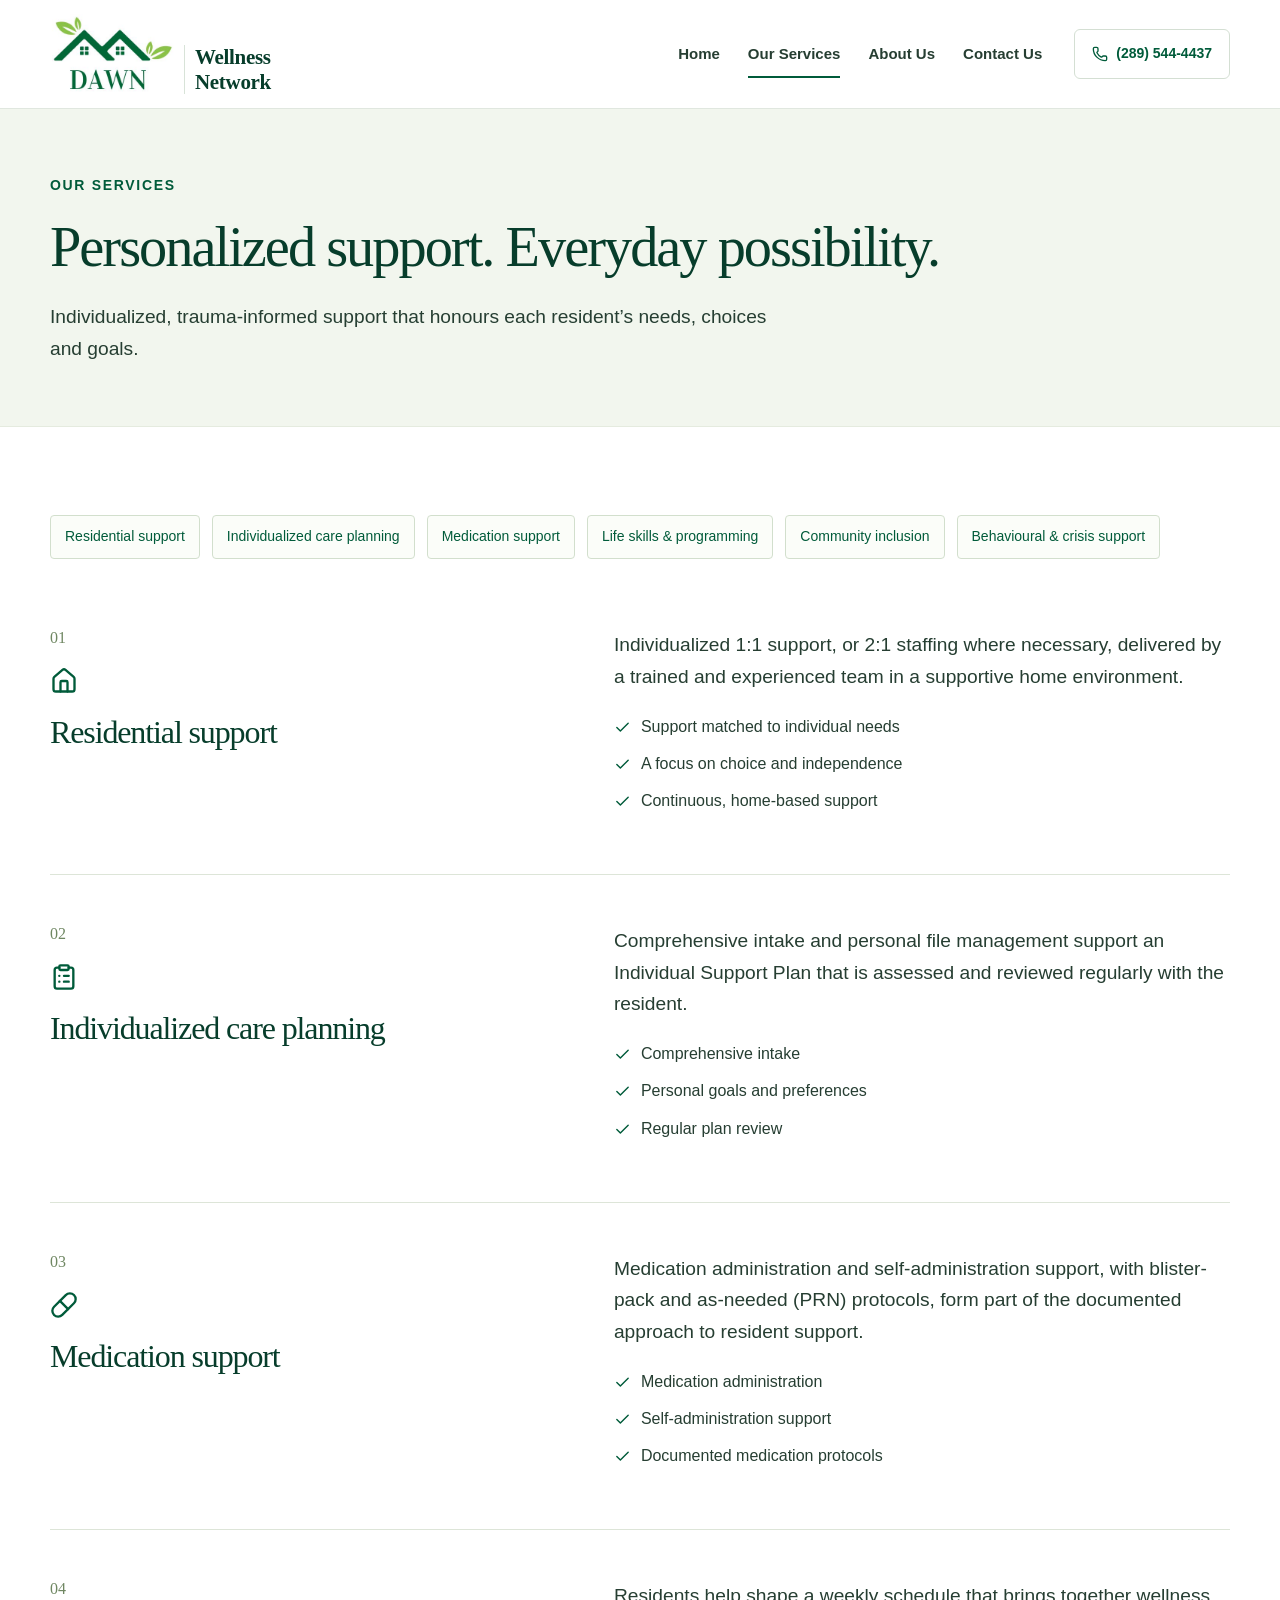
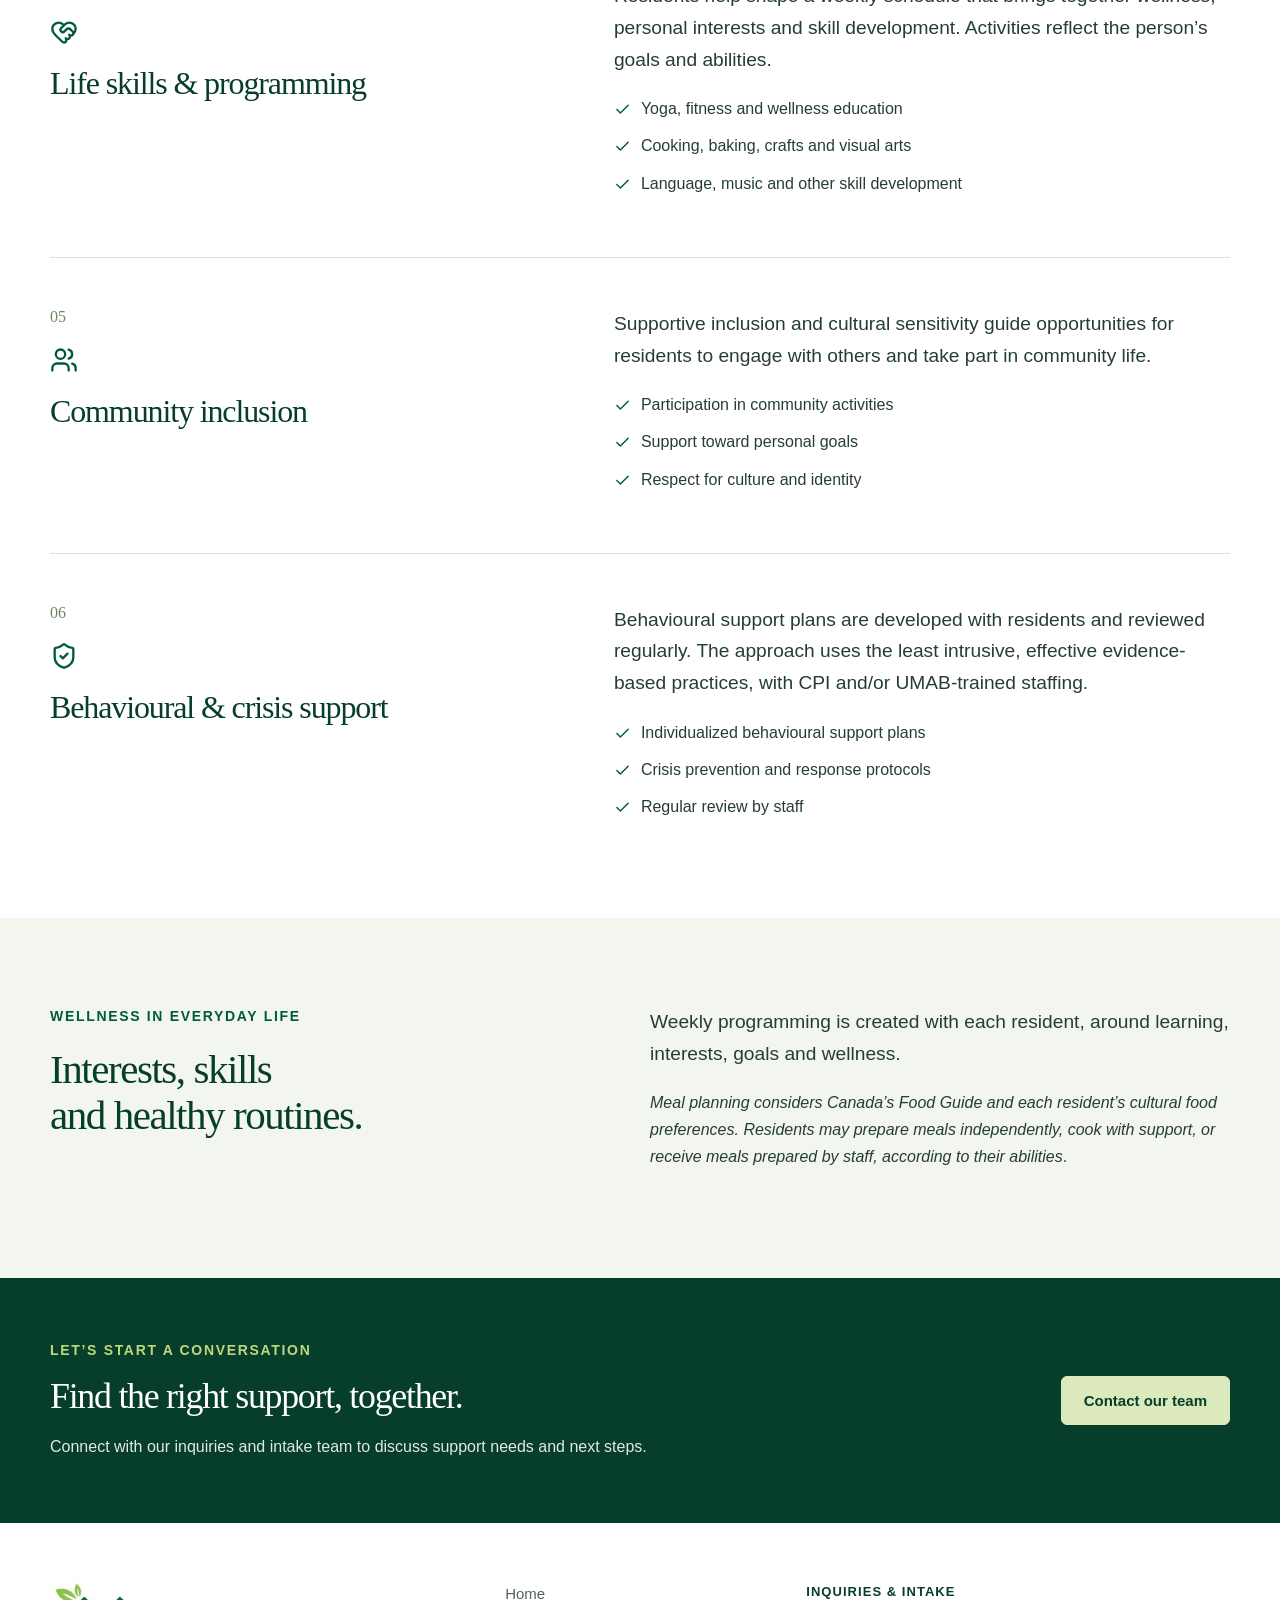
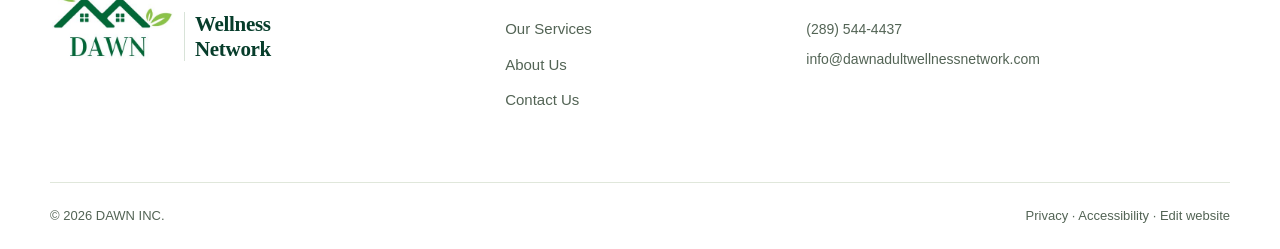
<file: docs/our-services.html>
<!DOCTYPE html>
<html lang="en"><head><meta charset="utf-8"><meta content="width=device-width, initial-scale=1" name="viewport"><link as="image" href="images/dawn-logo.jpg" rel="preload"><link href="assets/original.css" rel="stylesheet"><link href="assets/enhancements.css" rel="stylesheet"><title>Our Services | Dawn Wellness Network</title><meta content="Explore DAWN’s residential support, individualized planning, medication support, life skills, community inclusion and behavioural support programs." name="description"><link href="favicon.svg" rel="shortcut icon"><link href="favicon.svg" rel="icon">
</head><body><a class="skip-link" href="#main-content">Skip to content</a><header class="site-header"><div class="container header-inner"><a aria-label="Dawn Wellness Network home" class="brand" href="index.html"><span class="brand-logo"><img alt="DAWN" height="500" src="images/dawn-logo.jpg" width="500"></span><span class="brand-name">Wellness<br>Network</span></a><nav aria-label="Main navigation" class="desktop-nav"><a href="index.html">Home</a><a aria-current="page" href="our-services.html">Our Services</a><a href="about.html">About Us</a><a href="contact-us.html">Contact Us</a></nav><a class="header-phone" href="tel:+12895444437"><svg aria-hidden="true" class="lucide lucide-phone" fill="none" height="16" stroke="currentColor" stroke-linecap="round" stroke-linejoin="round" stroke-width="2" viewBox="0 0 24 24" width="16" xmlns="http://www.w3.org/2000/svg"><path d="M13.832 16.568a1 1 0 0 0 1.213-.303l.355-.465A2 2 0 0 1 17 15h3a2 2 0 0 1 2 2v3a2 2 0 0 1-2 2A18 18 0 0 1 2 4a2 2 0 0 1 2-2h3a2 2 0 0 1 2 2v3a2 2 0 0 1-.8 1.6l-.468.351a1 1 0 0 0-.292 1.233 14 14 0 0 0 6.392 6.384"></path></svg><span>(289) 544-4437</span></a><button aria-controls="mobile-navigation" aria-expanded="false" aria-label="Open navigation" class="inline-flex shrink-0 items-center justify-center gap-2 rounded-md text-sm font-medium whitespace-nowrap transition-all outline-none focus-visible:border-ring focus-visible:ring-[3px] focus-visible:ring-ring/50 disabled:pointer-events-none disabled:opacity-50 aria-invalid:border-destructive aria-invalid:ring-destructive/20 dark:aria-invalid:ring-destructive/40 [&amp;_svg]:pointer-events-none [&amp;_svg]:shrink-0 [&amp;_svg:not([class*='size-'])]:size-4 border bg-background shadow-xs hover:bg-accent hover:text-accent-foreground dark:border-input dark:bg-input/30 dark:hover:bg-input/50 h-9 px-4 py-2 has-[&gt;svg]:px-3 menu-toggle"><svg aria-hidden="true" class="lucide lucide-menu" fill="none" height="24" stroke="currentColor" stroke-linecap="round" stroke-linejoin="round" stroke-width="2" viewBox="0 0 24 24" width="24" xmlns="http://www.w3.org/2000/svg"><path d="M4 5h16"></path><path d="M4 12h16"></path><path d="M4 19h16"></path></svg></button></div><nav aria-label="Mobile navigation" class="mobile-navigation" id="mobile-navigation" hidden=""><a href="index.html">Home</a><a aria-current="page" href="our-services.html">Our Services</a><a href="about.html">About</a><a href="contact-us.html">Contact Us</a></nav></header><main id="main-content"><section class="page-intro"><div class="container"><p class="eyebrow">Our services</p><h1>Personalized support. Everyday possibility.</h1><p class="lead">Individualized, trauma-informed support that honours each resident’s needs, choices and goals.</p></div></section><section class="section container"><nav aria-label="Browse services" class="service-jump"><a href="#residential-support">Residential support</a><a href="#individualized-planning">Individualized care planning</a><a href="#medication-support">Medication support</a><a href="#life-skills">Life skills &amp; programming</a><a href="#community-inclusion">Community inclusion</a><a href="#crisis-support">Behavioural &amp; crisis support</a></nav><div class="service-details"><article class="service-detail" id="residential-support"><div class="service-detail-title"><span class="service-index">0<!-- -->1</span><svg aria-hidden="true" class="lucide lucide-house" fill="none" height="24" stroke="currentColor" stroke-linecap="round" stroke-linejoin="round" stroke-width="2" viewBox="0 0 24 24" width="24" xmlns="http://www.w3.org/2000/svg"><path d="M15 21v-8a1 1 0 0 0-1-1h-4a1 1 0 0 0-1 1v8"></path><path d="M3 10a2 2 0 0 1 .709-1.528l7-6a2 2 0 0 1 2.582 0l7 6A2 2 0 0 1 21 10v9a2 2 0 0 1-2 2H5a2 2 0 0 1-2-2z"></path></svg><h2>Residential support</h2></div><div><p class="lead">Individualized 1:1 support, or 2:1 staffing where necessary, delivered by a trained and experienced team in a supportive home environment.</p><ul class="check-list"><li><svg aria-hidden="true" class="lucide lucide-check" fill="none" height="17" stroke="currentColor" stroke-linecap="round" stroke-linejoin="round" stroke-width="2" viewBox="0 0 24 24" width="17" xmlns="http://www.w3.org/2000/svg"><path d="M20 6 9 17l-5-5"></path></svg>Support matched to individual needs</li><li><svg aria-hidden="true" class="lucide lucide-check" fill="none" height="17" stroke="currentColor" stroke-linecap="round" stroke-linejoin="round" stroke-width="2" viewBox="0 0 24 24" width="17" xmlns="http://www.w3.org/2000/svg"><path d="M20 6 9 17l-5-5"></path></svg>A focus on choice and independence</li><li><svg aria-hidden="true" class="lucide lucide-check" fill="none" height="17" stroke="currentColor" stroke-linecap="round" stroke-linejoin="round" stroke-width="2" viewBox="0 0 24 24" width="17" xmlns="http://www.w3.org/2000/svg"><path d="M20 6 9 17l-5-5"></path></svg>Continuous, home-based support</li></ul></div></article><article class="service-detail" id="individualized-planning"><div class="service-detail-title"><span class="service-index">0<!-- -->2</span><svg aria-hidden="true" class="lucide lucide-clipboard-list" fill="none" height="24" stroke="currentColor" stroke-linecap="round" stroke-linejoin="round" stroke-width="2" viewBox="0 0 24 24" width="24" xmlns="http://www.w3.org/2000/svg"><rect height="4" rx="1" ry="1" width="8" x="8" y="2"></rect><path d="M16 4h2a2 2 0 0 1 2 2v14a2 2 0 0 1-2 2H6a2 2 0 0 1-2-2V6a2 2 0 0 1 2-2h2"></path><path d="M12 11h4"></path><path d="M12 16h4"></path><path d="M8 11h.01"></path><path d="M8 16h.01"></path></svg><h2>Individualized care planning</h2></div><div><p class="lead">Comprehensive intake and personal file management support an Individual Support Plan that is assessed and reviewed regularly with the resident.</p><ul class="check-list"><li><svg aria-hidden="true" class="lucide lucide-check" fill="none" height="17" stroke="currentColor" stroke-linecap="round" stroke-linejoin="round" stroke-width="2" viewBox="0 0 24 24" width="17" xmlns="http://www.w3.org/2000/svg"><path d="M20 6 9 17l-5-5"></path></svg>Comprehensive intake</li><li><svg aria-hidden="true" class="lucide lucide-check" fill="none" height="17" stroke="currentColor" stroke-linecap="round" stroke-linejoin="round" stroke-width="2" viewBox="0 0 24 24" width="17" xmlns="http://www.w3.org/2000/svg"><path d="M20 6 9 17l-5-5"></path></svg>Personal goals and preferences</li><li><svg aria-hidden="true" class="lucide lucide-check" fill="none" height="17" stroke="currentColor" stroke-linecap="round" stroke-linejoin="round" stroke-width="2" viewBox="0 0 24 24" width="17" xmlns="http://www.w3.org/2000/svg"><path d="M20 6 9 17l-5-5"></path></svg>Regular plan review</li></ul></div></article><article class="service-detail" id="medication-support"><div class="service-detail-title"><span class="service-index">0<!-- -->3</span><svg aria-hidden="true" class="lucide lucide-pill" fill="none" height="24" stroke="currentColor" stroke-linecap="round" stroke-linejoin="round" stroke-width="2" viewBox="0 0 24 24" width="24" xmlns="http://www.w3.org/2000/svg"><path d="m10.5 20.5 10-10a4.95 4.95 0 1 0-7-7l-10 10a4.95 4.95 0 1 0 7 7Z"></path><path d="m8.5 8.5 7 7"></path></svg><h2>Medication support</h2></div><div><p class="lead">Medication administration and self-administration support, with blister-pack and as-needed (PRN) protocols, form part of the documented approach to resident support.</p><ul class="check-list"><li><svg aria-hidden="true" class="lucide lucide-check" fill="none" height="17" stroke="currentColor" stroke-linecap="round" stroke-linejoin="round" stroke-width="2" viewBox="0 0 24 24" width="17" xmlns="http://www.w3.org/2000/svg"><path d="M20 6 9 17l-5-5"></path></svg>Medication administration</li><li><svg aria-hidden="true" class="lucide lucide-check" fill="none" height="17" stroke="currentColor" stroke-linecap="round" stroke-linejoin="round" stroke-width="2" viewBox="0 0 24 24" width="17" xmlns="http://www.w3.org/2000/svg"><path d="M20 6 9 17l-5-5"></path></svg>Self-administration support</li><li><svg aria-hidden="true" class="lucide lucide-check" fill="none" height="17" stroke="currentColor" stroke-linecap="round" stroke-linejoin="round" stroke-width="2" viewBox="0 0 24 24" width="17" xmlns="http://www.w3.org/2000/svg"><path d="M20 6 9 17l-5-5"></path></svg>Documented medication protocols</li></ul></div></article><article class="service-detail" id="life-skills"><div class="service-detail-title"><span class="service-index">0<!-- -->4</span><svg aria-hidden="true" class="lucide lucide-heart-handshake" fill="none" height="24" stroke="currentColor" stroke-linecap="round" stroke-linejoin="round" stroke-width="2" viewBox="0 0 24 24" width="24" xmlns="http://www.w3.org/2000/svg"><path d="M19.414 14.414C21 12.828 22 11.5 22 9.5a5.5 5.5 0 0 0-9.591-3.676.6.6 0 0 1-.818.001A5.5 5.5 0 0 0 2 9.5c0 2.3 1.5 4 3 5.5l5.535 5.362a2 2 0 0 0 2.879.052 2.12 2.12 0 0 0-.004-3 2.124 2.124 0 1 0 3-3 2.124 2.124 0 0 0 3.004 0 2 2 0 0 0 0-2.828l-1.881-1.882a2.41 2.41 0 0 0-3.409 0l-1.71 1.71a2 2 0 0 1-2.828 0 2 2 0 0 1 0-2.828l2.823-2.762"></path></svg><h2>Life skills &amp; programming</h2></div><div><p class="lead">Residents help shape a weekly schedule that brings together wellness, personal interests and skill development. Activities reflect the person’s goals and abilities.</p><ul class="check-list"><li><svg aria-hidden="true" class="lucide lucide-check" fill="none" height="17" stroke="currentColor" stroke-linecap="round" stroke-linejoin="round" stroke-width="2" viewBox="0 0 24 24" width="17" xmlns="http://www.w3.org/2000/svg"><path d="M20 6 9 17l-5-5"></path></svg>Yoga, fitness and wellness education</li><li><svg aria-hidden="true" class="lucide lucide-check" fill="none" height="17" stroke="currentColor" stroke-linecap="round" stroke-linejoin="round" stroke-width="2" viewBox="0 0 24 24" width="17" xmlns="http://www.w3.org/2000/svg"><path d="M20 6 9 17l-5-5"></path></svg>Cooking, baking, crafts and visual arts</li><li><svg aria-hidden="true" class="lucide lucide-check" fill="none" height="17" stroke="currentColor" stroke-linecap="round" stroke-linejoin="round" stroke-width="2" viewBox="0 0 24 24" width="17" xmlns="http://www.w3.org/2000/svg"><path d="M20 6 9 17l-5-5"></path></svg>Language, music and other skill development</li></ul></div></article><article class="service-detail" id="community-inclusion"><div class="service-detail-title"><span class="service-index">0<!-- -->5</span><svg aria-hidden="true" class="lucide lucide-users" fill="none" height="24" stroke="currentColor" stroke-linecap="round" stroke-linejoin="round" stroke-width="2" viewBox="0 0 24 24" width="24" xmlns="http://www.w3.org/2000/svg"><path d="M16 21v-2a4 4 0 0 0-4-4H6a4 4 0 0 0-4 4v2"></path><path d="M16 3.128a4 4 0 0 1 0 7.744"></path><path d="M22 21v-2a4 4 0 0 0-3-3.87"></path><circle cx="9" cy="7" r="4"></circle></svg><h2>Community inclusion</h2></div><div><p class="lead">Supportive inclusion and cultural sensitivity guide opportunities for residents to engage with others and take part in community life.</p><ul class="check-list"><li><svg aria-hidden="true" class="lucide lucide-check" fill="none" height="17" stroke="currentColor" stroke-linecap="round" stroke-linejoin="round" stroke-width="2" viewBox="0 0 24 24" width="17" xmlns="http://www.w3.org/2000/svg"><path d="M20 6 9 17l-5-5"></path></svg>Participation in community activities</li><li><svg aria-hidden="true" class="lucide lucide-check" fill="none" height="17" stroke="currentColor" stroke-linecap="round" stroke-linejoin="round" stroke-width="2" viewBox="0 0 24 24" width="17" xmlns="http://www.w3.org/2000/svg"><path d="M20 6 9 17l-5-5"></path></svg>Support toward personal goals</li><li><svg aria-hidden="true" class="lucide lucide-check" fill="none" height="17" stroke="currentColor" stroke-linecap="round" stroke-linejoin="round" stroke-width="2" viewBox="0 0 24 24" width="17" xmlns="http://www.w3.org/2000/svg"><path d="M20 6 9 17l-5-5"></path></svg>Respect for culture and identity</li></ul></div></article><article class="service-detail" id="crisis-support"><div class="service-detail-title"><span class="service-index">0<!-- -->6</span><svg aria-hidden="true" class="lucide lucide-shield-check" fill="none" height="24" stroke="currentColor" stroke-linecap="round" stroke-linejoin="round" stroke-width="2" viewBox="0 0 24 24" width="24" xmlns="http://www.w3.org/2000/svg"><path d="M20 13c0 5-3.5 7.5-7.66 8.95a1 1 0 0 1-.67-.01C7.5 20.5 4 18 4 13V6a1 1 0 0 1 1-1c2 0 4.5-1.2 6.24-2.72a1.17 1.17 0 0 1 1.52 0C14.51 3.81 17 5 19 5a1 1 0 0 1 1 1z"></path><path d="m9 12 2 2 4-4"></path></svg><h2>Behavioural &amp; crisis support</h2></div><div><p class="lead">Behavioural support plans are developed with residents and reviewed regularly. The approach uses the least intrusive, effective evidence-based practices, with CPI and/or UMAB-trained staffing.</p><ul class="check-list"><li><svg aria-hidden="true" class="lucide lucide-check" fill="none" height="17" stroke="currentColor" stroke-linecap="round" stroke-linejoin="round" stroke-width="2" viewBox="0 0 24 24" width="17" xmlns="http://www.w3.org/2000/svg"><path d="M20 6 9 17l-5-5"></path></svg>Individualized behavioural support plans</li><li><svg aria-hidden="true" class="lucide lucide-check" fill="none" height="17" stroke="currentColor" stroke-linecap="round" stroke-linejoin="round" stroke-width="2" viewBox="0 0 24 24" width="17" xmlns="http://www.w3.org/2000/svg"><path d="M20 6 9 17l-5-5"></path></svg>Crisis prevention and response protocols</li><li><svg aria-hidden="true" class="lucide lucide-check" fill="none" height="17" stroke="currentColor" stroke-linecap="round" stroke-linejoin="round" stroke-width="2" viewBox="0 0 24 24" width="17" xmlns="http://www.w3.org/2000/svg"><path d="M20 6 9 17l-5-5"></path></svg>Regular review by staff</li></ul></div></article></div></section><section class="section program-section"><div class="container intro-grid"><div><p class="eyebrow">Wellness in everyday life</p><h2>Interests, skills<br>and healthy routines.</h2></div><div><p class="lead">Weekly programming is created with each resident, around learning, interests, goals and wellness.</p><p><span style="font-style: italic;">Meal planning considers Canada’s Food Guide and each resident’s cultural food preferences. Residents may prepare meals independently, cook with support, or receive meals prepared by staff, according to their abilities</span>.</p></div></div></section><section class="cta-section"><div class="container cta-inner"><div><p class="eyebrow">Let’s start a conversation</p><h2>Find the right support, together.</h2><p>Connect with our inquiries and intake team to discuss support needs and next steps.</p></div><a class="button button-light" href="contact-us.html">Contact our team</a></div></section></main><footer class="site-footer"><div class="container footer-main"><div class="footer-brand"><a aria-label="Dawn Wellness Network home" class="brand" href="index.html"><span class="brand-logo"><img alt="DAWN" height="500" src="images/dawn-logo.jpg" width="500"></span><span class="brand-name">Wellness<br>Network</span></a><p><br></p></div><nav aria-label="Footer navigation"><a href="index.html">Home</a><a href="our-services.html">Our Services</a><a href="about.html">About Us</a><a href="contact-us.html">Contact Us</a></nav><div class="footer-contact"><span>Inquiries &amp; intake</span><a href="tel:+12895444437">(289) 544-4437</a><a href="mailto:info@dawnadultwellnessnetwork.com">info@dawnadultwellnessnetwork.com</a></div></div><div class="container footer-bottom"><span>© <!-- -->2026<!-- --> DAWN INC.</span><span><a href="privacy.html">Privacy</a> · <a href="accessibility.html">Accessibility</a> · <a href="editor/">Edit website</a></span></div></footer><script defer="" src="assets/site.js"></script></body></html>
</file>
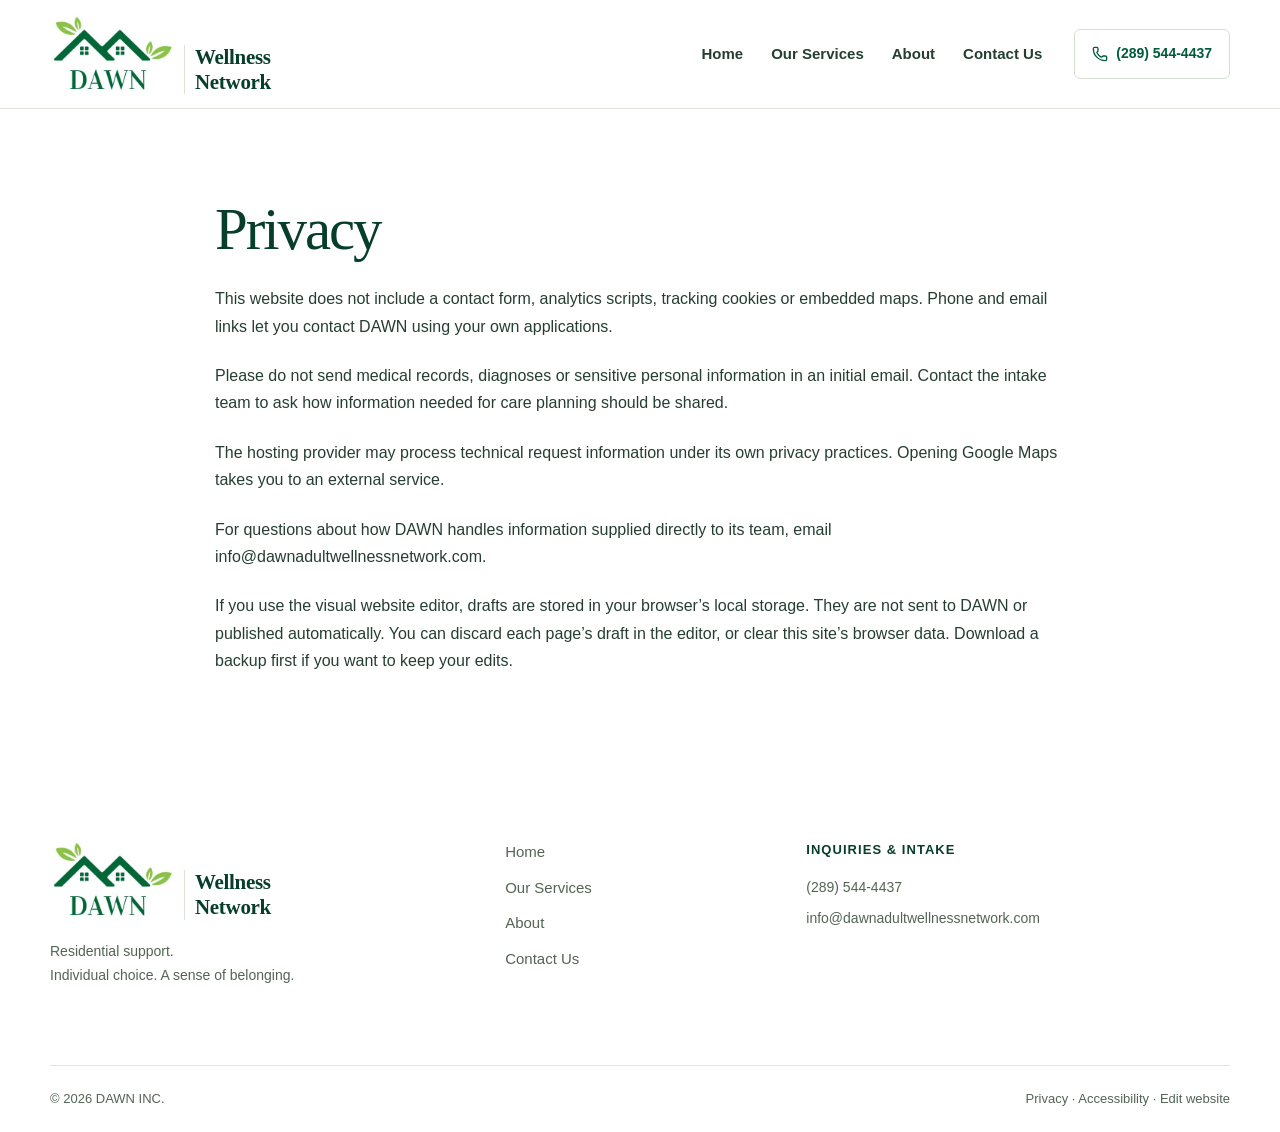
<file: docs/privacy.html>
<!DOCTYPE html>

<html lang="en"><head><meta charset="utf-8"/><meta content="width=device-width, initial-scale=1" name="viewport"/><link as="image" href="images/dawn-logo.jpg" rel="preload"/><link href="assets/original.css" rel="stylesheet"/><link href="assets/enhancements.css" rel="stylesheet"/><title>Privacy | Dawn Wellness Network</title><meta content="Privacy information for the Dawn Wellness Network website." name="description"/><link href="favicon.svg" rel="shortcut icon"/><link href="favicon.svg" rel="icon"/>
</head><body><a class="skip-link" href="#main-content">Skip to content</a><header class="site-header"><div class="container header-inner"><a aria-label="Dawn Wellness Network home" class="brand" href="index.html"><span class="brand-logo"><img alt="DAWN" height="500" src="images/dawn-logo.jpg" width="500"/></span><span class="brand-name">Wellness<br/>Network</span></a><nav aria-label="Main navigation" class="desktop-nav"><a href="index.html">Home</a><a href="our-services.html">Our Services</a><a href="about.html">About</a><a href="contact-us.html">Contact Us</a></nav><a class="header-phone" href="tel:+12895444437"><svg aria-hidden="true" class="lucide lucide-phone" fill="none" height="16" stroke="currentColor" stroke-linecap="round" stroke-linejoin="round" stroke-width="2" viewbox="0 0 24 24" width="16" xmlns="http://www.w3.org/2000/svg"><path d="M13.832 16.568a1 1 0 0 0 1.213-.303l.355-.465A2 2 0 0 1 17 15h3a2 2 0 0 1 2 2v3a2 2 0 0 1-2 2A18 18 0 0 1 2 4a2 2 0 0 1 2-2h3a2 2 0 0 1 2 2v3a2 2 0 0 1-.8 1.6l-.468.351a1 1 0 0 0-.292 1.233 14 14 0 0 0 6.392 6.384"></path></svg><span>(289) 544-4437</span></a><button aria-controls="mobile-navigation" aria-expanded="false" aria-label="Open navigation" class="inline-flex shrink-0 items-center justify-center gap-2 rounded-md text-sm font-medium whitespace-nowrap transition-all outline-none focus-visible:border-ring focus-visible:ring-[3px] focus-visible:ring-ring/50 disabled:pointer-events-none disabled:opacity-50 aria-invalid:border-destructive aria-invalid:ring-destructive/20 dark:aria-invalid:ring-destructive/40 [&amp;_svg]:pointer-events-none [&amp;_svg]:shrink-0 [&amp;_svg:not([class*='size-'])]:size-4 border bg-background shadow-xs hover:bg-accent hover:text-accent-foreground dark:border-input dark:bg-input/30 dark:hover:bg-input/50 h-9 px-4 py-2 has-[&gt;svg]:px-3 menu-toggle"><svg aria-hidden="true" class="lucide lucide-menu" fill="none" height="24" stroke="currentColor" stroke-linecap="round" stroke-linejoin="round" stroke-width="2" viewbox="0 0 24 24" width="24" xmlns="http://www.w3.org/2000/svg"><path d="M4 5h16"></path><path d="M4 12h16"></path><path d="M4 19h16"></path></svg></button></div><nav aria-label="Mobile navigation" class="mobile-navigation" hidden="" id="mobile-navigation"><a href="index.html">Home</a><a href="our-services.html">Our Services</a><a href="about.html">About</a><a href="contact-us.html">Contact Us</a></nav></header><main id="main-content"><section class="section container policy-page"><h1>Privacy</h1><p>This website does not include a contact form, analytics scripts, tracking cookies or embedded maps. Phone and email links let you contact DAWN using your own applications.</p><p>Please do not send medical records, diagnoses or sensitive personal information in an initial email. Contact the intake team to ask how information needed for care planning should be shared.</p><p>The hosting provider may process technical request information under its own privacy practices. Opening Google Maps takes you to an external service.</p><p>For questions about how DAWN handles information supplied directly to its team, email <a href="mailto:info@dawnadultwellnessnetwork.com">info@dawnadultwellnessnetwork.com</a>.</p><p>If you use the visual website editor, drafts are stored in your browser’s local storage. They are not sent to DAWN or published automatically. You can discard each page’s draft in the editor, or clear this site’s browser data. Download a backup first if you want to keep your edits.</p></section></main><footer class="site-footer"><div class="container footer-main"><div class="footer-brand"><a aria-label="Dawn Wellness Network home" class="brand" href="index.html"><span class="brand-logo"><img alt="DAWN" height="500" src="images/dawn-logo.jpg" width="500"/></span><span class="brand-name">Wellness<br/>Network</span></a><p>Residential support.<br/>Individual choice. A sense of belonging.</p></div><nav aria-label="Footer navigation"><a href="index.html">Home</a><a href="our-services.html">Our Services</a><a href="about.html">About</a><a href="contact-us.html">Contact Us</a></nav><div class="footer-contact"><span>Inquiries &amp; intake</span><a href="tel:+12895444437">(289) 544-4437</a><a href="mailto:info@dawnadultwellnessnetwork.com">info@dawnadultwellnessnetwork.com</a></div></div><div class="container footer-bottom"><span>© <!-- -->2026<!-- --> DAWN INC.</span><span><a href="privacy.html">Privacy</a> · <a href="accessibility.html">Accessibility</a> · <a href="editor/">Edit website</a></span></div></footer><script defer="" src="assets/site.js"></script></body></html>
</file>
<file: docs/assets/enhancements.css>
[hidden] { display: none !important; }
html { scroll-padding-top: 7rem; }
:focus-visible { outline: 3px solid #9a421e !important; outline-offset: 4px; }
.mobile-navigation { padding: 1rem 5%; border-top: 1px solid #ddd; background: #fff; }
.mobile-navigation a { display: block; padding: .8rem; color: #243c2d; }
.contact-options { padding: 2rem; border: 1px solid #dedbd4; border-radius: 1rem; background: #fff; }
.contact-options h3 { margin-top: 2rem; }
.contact-options ol { list-style: decimal; padding-left: 1.5rem; }
.contact-options li { padding: .4rem 0; }
.contact-note { margin-top: 1.25rem; font-size: .95rem; }
.map-placeholder { display: flex; flex-direction: column; justify-content: center; padding: 2rem; background: #f0eee7; border-radius: 1rem; }
.policy-page { max-width: 850px; min-height: 55vh; }
.policy-page p { margin-top: 1.4rem; }
.footer-contact a { overflow-wrap: anywhere; }
@media (min-width: 901px) { .mobile-navigation { display: none; } }
@media (max-width: 600px) { .contact-options { padding: 1.25rem; } .button-row { flex-wrap: wrap; } }
@media (prefers-reduced-motion: reduce) { *, *::before, *::after { scroll-behavior: auto !important; transition: none !important; animation: none !important; } }
</file>
<file: docs/editor/editor.css>
*{box-sizing:border-box} :root{font-family:Arial,sans-serif;color:#193c30;background:#eef1ed;font-synthesis:none} body{margin:0}button,input,textarea,select{font:inherit}button,a,input,select,textarea,summary{touch-action:manipulation}button{cursor:pointer;border:1px solid #cbd5ce;background:white;color:#193c30;border-radius:7px;padding:10px 13px;font-size:14px;font-weight:600}button:hover{background:#edf3ef}button:disabled{cursor:default;opacity:.45}.primary{background:#06583b;color:white;border-color:#06583b}.primary:hover{background:#03462e}button[aria-pressed=true]{background:#dfece3;border-color:#547b65}a{color:#075e40}:focus-visible{outline:3px solid #bd642e;outline-offset:3px}[hidden]{display:none!important}.toolbar{min-height:90px;background:#fff;border-bottom:1px solid #d9e0d8;display:flex;align-items:center;gap:14px;padding:14px 24px;flex-wrap:wrap}.editor-brand{display:flex;align-items:center;gap:12px;text-decoration:none;margin-right:auto;font-weight:700;font-size:17px}.editor-brand img{height:58px;width:58px;object-fit:contain}.editor-brand small{display:block;font-weight:400;font-size:12px;margin-top:5px;color:#66786b}.page-picker{font-size:12px;color:#536859;display:flex;flex-direction:column;gap:4px}.page-picker select{min-width:160px;padding:8px;border:1px solid #cbd5ce;border-radius:6px;color:#193c30;background:white}.history{display:flex;gap:5px}.workspace{display:grid;grid-template-columns:300px minmax(0,1fr);height:calc(100dvh - 90px)}.inspector{background:#fff;padding:26px 22px;overflow-y:auto;border-right:1px solid #d9e0d8}.eyebrow{text-transform:uppercase;letter-spacing:2px;font-size:10px;font-weight:700;color:#537660;margin:0 0 10px}h1{font-family:Georgia,serif;font-size:28px;line-height:1.17;font-weight:400;margin:0 0 15px}h2{font-size:15px;margin:0 0 14px}.hint,.draft-note{font-size:13px;line-height:1.6;color:#526558}.draft-note{font-size:12px}.status-box{display:flex;gap:9px;border:1px solid #d8e3d8;background:#f3f7f0;border-radius:8px;padding:10px;margin:20px 0 8px;align-items:start}.status-box p{margin:0;font-size:12px;line-height:1.5}.status-dot{flex:0 0 7px;height:7px;margin-top:5px;border-radius:50%;background:#3a7958}.settings-group{padding-top:22px;margin-top:22px;border-top:1px solid #e1e6df}.settings-group label{display:flex;flex-direction:column;gap:7px;font-size:12px;font-weight:600;margin:14px 0}.settings-group input,.settings-group textarea{width:100%;border:1px solid #cad5cb;border-radius:5px;padding:9px;font-size:13px;background:#fff;color:#193c30}.settings-group input[type=file]{font-size:11px}.settings-group summary{font-size:14px;font-weight:600;cursor:pointer}.reset{margin-top:25px;color:#834428;font-size:12px;width:100%;font-weight:400}.canvas-area{min-width:0;display:flex;flex-direction:column}.canvas-toolbar{display:flex;justify-content:space-between;align-items:center;padding:12px 20px;gap:10px;font-size:12px;color:#526558}.viewports{display:flex;gap:5px}.viewports button{padding:7px 11px;font-size:12px}.canvas-scroll{overflow:auto;flex:1;padding:8px 24px 30px}#frame-wrap{width:100%;height:100%;min-height:480px;margin:auto;transition:width .18s}#frame-wrap.mobile{width:390px;max-width:100%}iframe{width:100%;height:100%;min-height:480px;border:1px solid #d4ddd2;background:#fff;border-radius:8px;box-shadow:0 8px 30px #233b2110}dialog{max-width:610px;width:calc(100% - 30px);max-height:90dvh;overflow:auto;border:0;border-radius:14px;padding:32px;color:#193c30;box-shadow:0 20px 90px #10251b40}dialog::backdrop{background:#16352380}dialog h2{font-family:Georgia,serif;font-size:30px;font-weight:400}dialog p,dialog li{font-size:14px;line-height:1.65}dialog li{margin:12px 0}dialog ol{padding-left:22px}.dialog-close{float:right;font-size:22px;line-height:1;padding:5px 9px;border:0}.download-actions{display:flex;flex-wrap:wrap;gap:10px;margin:22px 0}#download-status{font-weight:600}noscript{display:block;padding:20px}@media(max-width:1000px){.toolbar{padding:12px;gap:8px}.editor-brand{font-size:14px}.editor-brand img{width:40px;height:40px}.workspace{height:calc(100dvh - 150px);grid-template-columns:250px minmax(0,1fr)}.inspector{padding:22px 16px}.canvas-scroll{padding:6px 10px 20px}}@media(max-width:650px){.toolbar{align-items:center}.editor-brand{width:100%}.page-picker{flex:1}.toolbar button{font-size:12px;padding:9px}.workspace{height:auto;display:flex;flex-direction:column-reverse}.canvas-area{height:70dvh;min-height:500px}.inspector{border-right:0;border-top:1px solid #d9e0d8;overflow:visible}.inspector h1{font-size:24px}#mode-label{display:none}.canvas-toolbar{padding:10px}.canvas-scroll{padding:0 8px 12px}.history{margin-left:auto}.settings-group{max-width:500px}dialog{padding:24px}.canvas-scroll:has(#frame-wrap.mobile){overflow-x:auto}}@media(prefers-reduced-motion:reduce){*{transition:none!important}}

#text-format{border:0;margin:16px 0 0;padding:0;min-width:0}#text-format legend{font-size:13px;font-weight:700}#text-format:disabled{opacity:.5}#text-format select{width:100%;border:1px solid #cad5cb;border-radius:5px;padding:9px;color:#193c30;background:white}.format-row{display:flex;gap:12px}.format-row label{flex:1;min-width:0}.format-row input[type=color]{height:36px;padding:3px}.format-buttons{display:flex;flex-wrap:wrap;gap:5px;margin:12px 0}.format-buttons button{flex:1;font-size:12px;padding:9px 6px}#clear-format{font-size:12px;width:100%}
</file>
